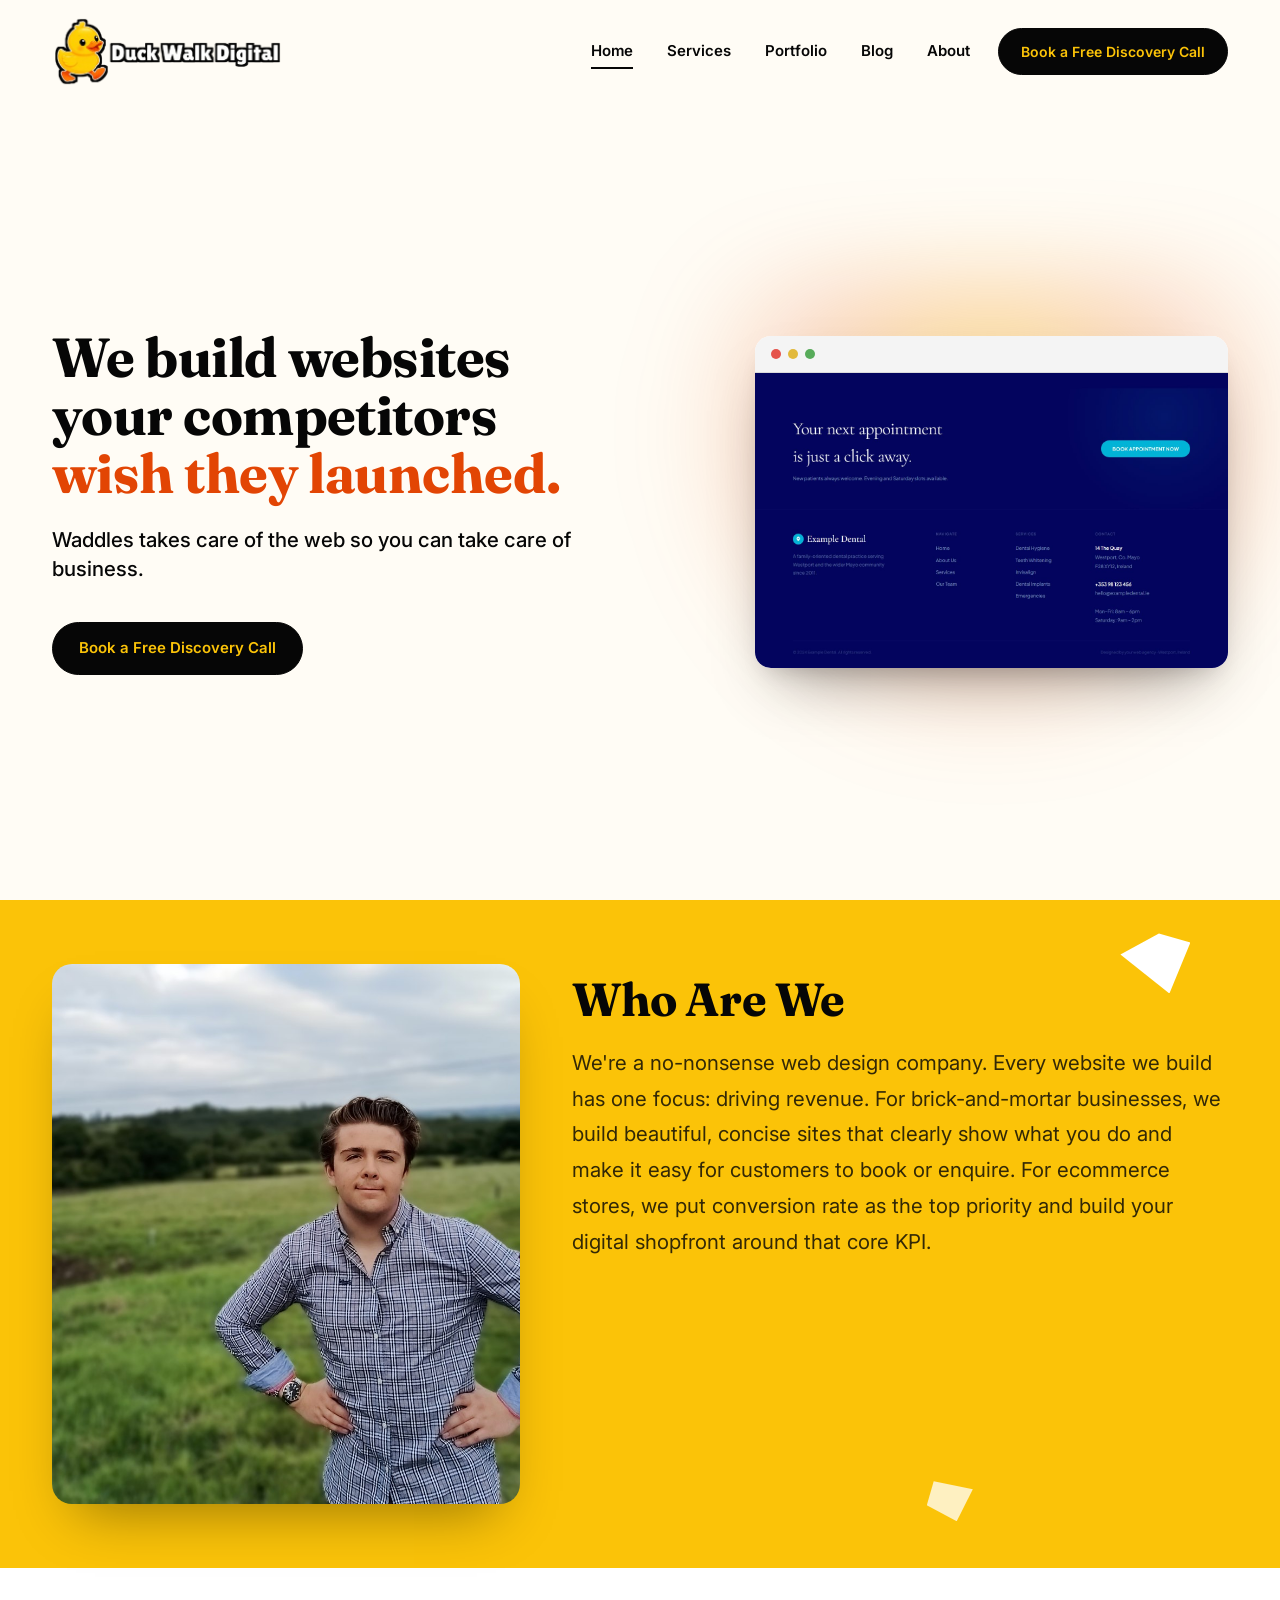
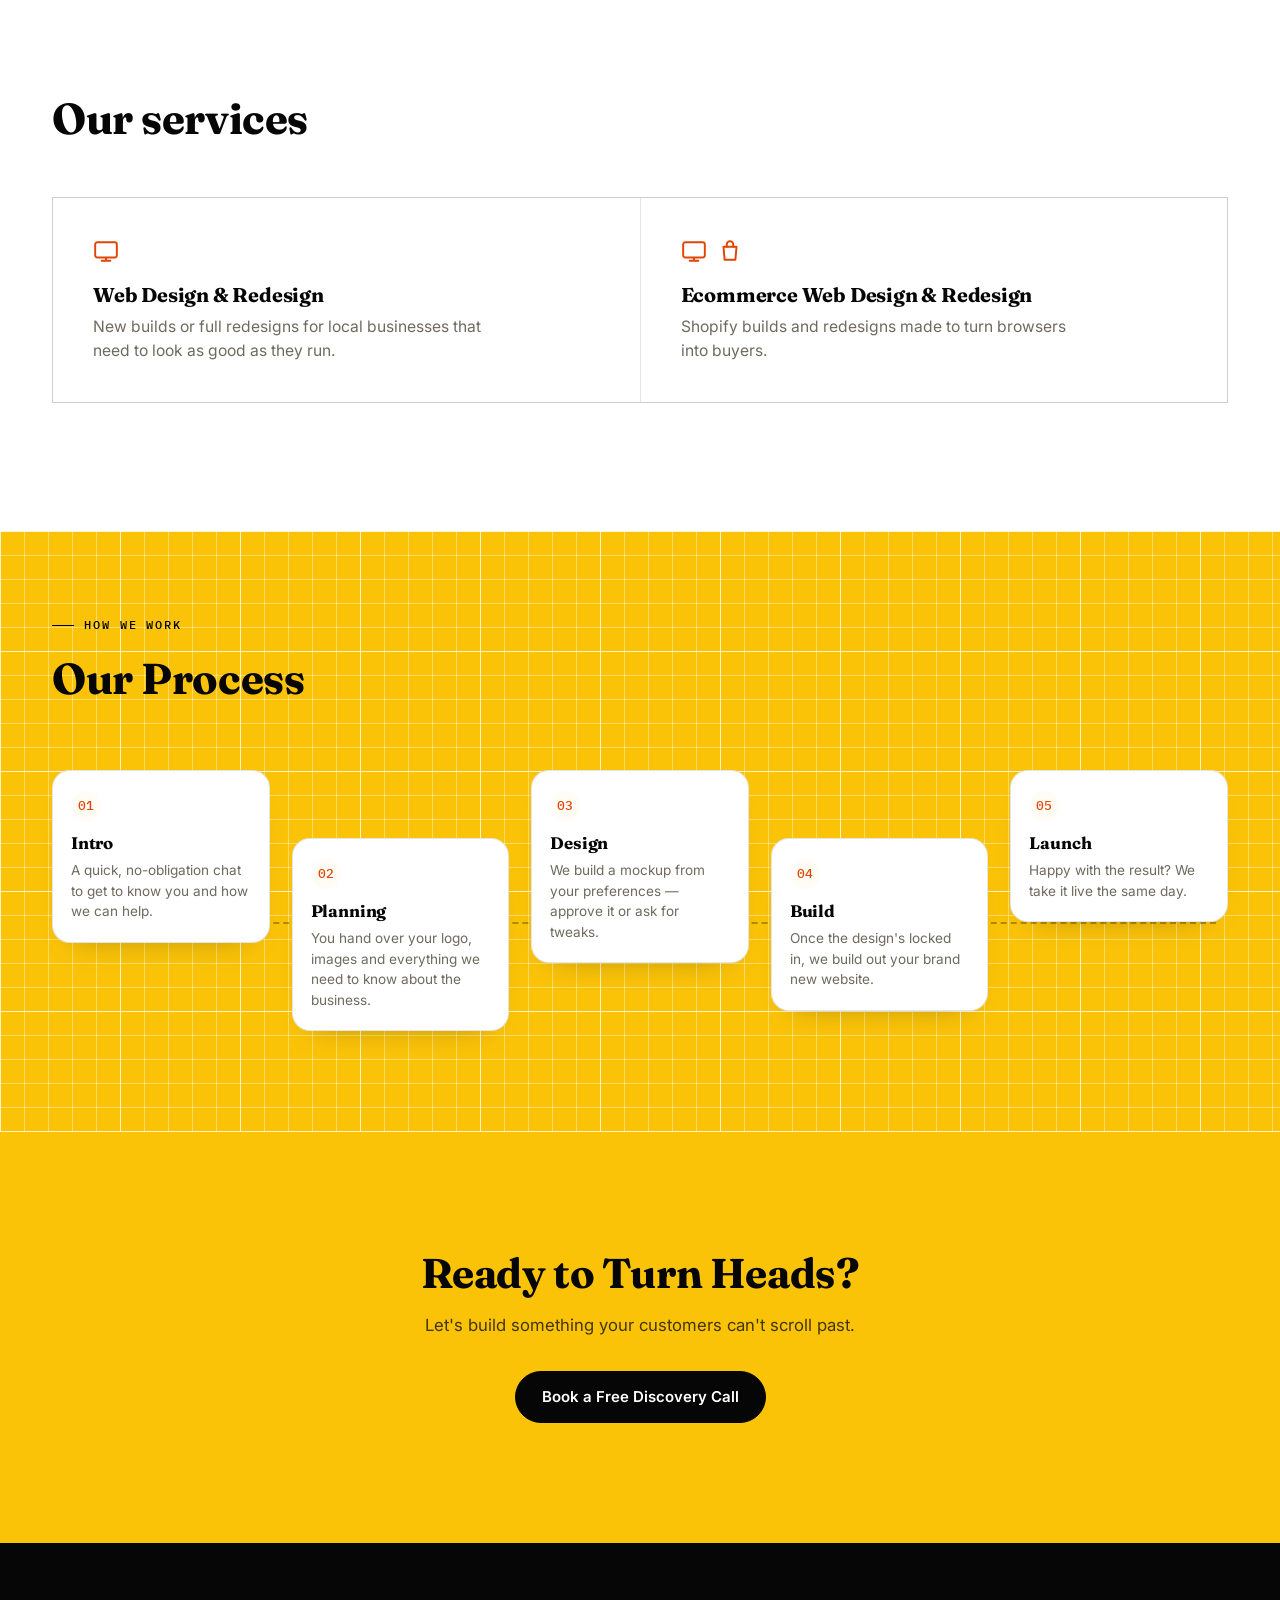
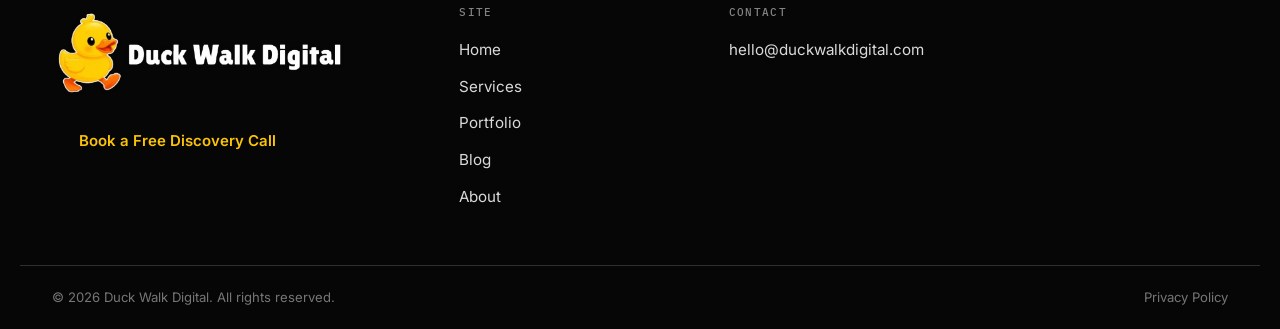
<file: index.html>
<!doctype html>
<html lang="en">
<head>
<meta charset="UTF-8" />
<meta name="viewport" content="width=device-width, initial-scale=1.0" />
<title>Duck Walk Digital | Web Design Agency That Drives Revenue</title>
<meta name="description" content="Duck Walk Digital builds high-converting websites for local businesses and ecommerce brands. Meticulous design, fast builds, and a free discovery call to start." />
<link rel="preconnect" href="https://fonts.googleapis.com" />
<link rel="preconnect" href="https://fonts.gstatic.com" crossorigin />
<link href="https://fonts.googleapis.com/css2?family=Fraunces:wght@600;700&family=Inter:wght@400;500;600;700&family=IBM+Plex+Mono:wght@500&display=swap" rel="stylesheet" />
<link rel="icon" href="images/favicon.ico" sizes="any" />
<link rel="icon" href="images/favicon-32.png" type="image/png" sizes="32x32" />
<link rel="apple-touch-icon" href="images/apple-touch-icon.png" />
<link rel="stylesheet" href="css/style.css" />
</head>
<body>

<svg class="symbol-defs" xmlns="http://www.w3.org/2000/svg" style="position:absolute;width:0;height:0;overflow:hidden;">
  <symbol id="icon-screen" viewBox="0 0 24 24">
    <rect x="2" y="4" width="20" height="14" rx="2" fill="none" stroke="currentColor" stroke-width="1.8"/>
    <line x1="8" y1="21" x2="16" y2="21" stroke="currentColor" stroke-width="1.8" stroke-linecap="round"/>
    <line x1="12" y1="18" x2="12" y2="21" stroke="currentColor" stroke-width="1.8"/>
  </symbol>
  <symbol id="icon-bag" viewBox="0 0 24 24">
    <path d="M6 8h12l-1 12H7L6 8z" fill="none" stroke="currentColor" stroke-width="1.8" stroke-linejoin="round"/>
    <path d="M9 8V6a3 3 0 0 1 6 0v2" fill="none" stroke="currentColor" stroke-width="1.8" stroke-linecap="round"/>
  </symbol>
  <symbol id="footprint" viewBox="0 0 100 90">
    <path fill="currentColor" d="M50,87 C22,80 4,52 9,24 C13,4 27,-2 35,18 C40,32 44,50 50,58 C56,50 60,32 65,18 C73,-2 87,4 91,24 C96,52 78,80 50,87 Z"/>
    <path fill="none" stroke="#fff" stroke-width="2.5" stroke-linecap="round" d="M50,82 L50,15 M50,82 L18,28 M50,82 L82,28"/>
  </symbol>
</svg>

<header class="site-header" id="siteHeader">
  <div class="header-inner">
    <a href="index.html" class="logo">
      <img class="logo-img" src="images/logo.png" alt="Duck Walk Digital" />
    </a>

    <nav class="main-nav" id="mainNav">
      <a href="index.html" class="nav-link active">Home</a>
      <a href="index.html#services" class="nav-link">Services</a>
      <a href="portfolio.html" class="nav-link">Portfolio</a>
      <a href="blog.html" class="nav-link">Blog</a>
      <a href="about.html" class="nav-link">About</a>
    </nav>

    <a href="#contact" class="btn btn-primary header-cta">Book a Free Discovery Call</a>

    <button class="nav-toggle" id="navToggle" aria-label="Toggle menu" aria-expanded="false">
      <span></span><span></span><span></span>
    </button>
  </div>
</header>

<main>

  <section class="hero" data-header="light">
    <div class="hero-tracks" aria-hidden="true">
      <svg class="hero-track-print" style="left:2%;bottom:6%;transform:rotate(-20deg);animation-delay:0s;"><use href="#footprint"></use></svg>
      <svg class="hero-track-print" style="left:5.5%;bottom:14%;transform:rotate(15deg);animation-delay:0.45s;"><use href="#footprint"></use></svg>
      <svg class="hero-track-print" style="left:3%;bottom:22%;transform:rotate(-18deg);animation-delay:0.9s;"><use href="#footprint"></use></svg>
      <svg class="hero-track-print" style="left:5%;bottom:30%;transform:rotate(12deg);animation-delay:1.35s;"><use href="#footprint"></use></svg>
      <svg class="hero-track-print" style="left:2.5%;top:38%;transform:rotate(-15deg);animation-delay:1.8s;"><use href="#footprint"></use></svg>
      <svg class="hero-track-print" style="left:5%;top:24%;transform:rotate(14deg);animation-delay:2.25s;"><use href="#footprint"></use></svg>
      <svg class="hero-track-print" style="left:2.5%;top:10%;transform:rotate(-22deg);animation-delay:2.7s;"><use href="#footprint"></use></svg>
      <svg class="hero-track-print" style="left:18%;top:3%;transform:rotate(75deg);animation-delay:3.15s;"><use href="#footprint"></use></svg>
      <svg class="hero-track-print" style="left:38%;top:2%;transform:rotate(88deg);animation-delay:3.6s;"><use href="#footprint"></use></svg>
      <svg class="hero-track-print" style="right:28%;top:3%;transform:rotate(98deg);animation-delay:4.05s;"><use href="#footprint"></use></svg>
      <svg class="hero-track-print" style="right:7%;top:9%;transform:rotate(160deg);animation-delay:4.5s;"><use href="#footprint"></use></svg>
      <svg class="hero-track-print" style="right:2.5%;top:26%;transform:rotate(172deg);animation-delay:4.95s;"><use href="#footprint"></use></svg>
      <svg class="hero-track-print" style="right:4.5%;bottom:22%;transform:rotate(-160deg);animation-delay:5.4s;"><use href="#footprint"></use></svg>
      <svg class="hero-track-print" style="right:2%;bottom:9%;transform:rotate(-172deg);animation-delay:5.85s;"><use href="#footprint"></use></svg>
    </div>
    <div class="hero-inner">
      <div class="hero-copy">
        <h1 class="hero-headline">We build websites your competitors <span class="accent">wish they launched.</span></h1>
        <p class="hero-subline">Waddles takes care of the web so you can take care of business.</p>
        <div class="hero-actions">
          <a href="#contact" class="btn btn-primary">Book a Free Discovery Call</a>
        </div>
      </div>
      <div class="showcase" aria-hidden="true">
        <div class="showcase-glow"></div>
        <div class="showcase-window">
          <div class="showcase-toolbar">
            <span class="showcase-dot showcase-dot--red"></span>
            <span class="showcase-dot showcase-dot--yellow"></span>
            <span class="showcase-dot showcase-dot--green"></span>
          </div>
          <div class="showcase-viewport">
            <div class="showcase-slide is-active">
              <img class="showcase-shot" src="images/showcase-1.jpg" alt="" loading="eager" />
            </div>
            <div class="showcase-slide">
              <img class="showcase-shot" src="images/showcase-2.jpg" alt="" loading="lazy" />
            </div>
            <div class="showcase-slide">
              <img class="showcase-shot" src="images/showcase-3.jpg" alt="" loading="lazy" />
            </div>
          </div>
        </div>
      </div>
    </div>
  </section>

  <section class="band band--story" id="story" data-header="dark">
    <span class="story-shard story-shard--1" aria-hidden="true"></span>
    <span class="story-shard story-shard--2" aria-hidden="true"></span>
    <div class="container">
      <div class="story-grid">
        <div class="story-media reveal">
          <img src="images/conor-story.jpg" alt="Conor Burns, founder of Duck Walk Digital, in the Irish countryside" />
        </div>
        <div class="story-copy reveal">
          <h2 class="band-heading">Who Are We</h2>
          <p>We're a no-nonsense web design company. Every website we build has one focus: driving revenue. For brick-and-mortar businesses, we build beautiful, concise sites that clearly show what you do and make it easy for customers to book or enquire. For ecommerce stores, we put conversion rate as the top priority and build your digital shopfront around that core KPI.</p>
        </div>
      </div>
    </div>
  </section>

  <section class="section" id="services" data-header="light">
    <div class="container">
      <div class="section-head">
        <h2 class="section-title reveal">Our services</h2>
      </div>

      <div class="service-grid service-grid--two">
        <article class="service-card reveal">
          <div class="service-icons">
            <svg class="service-icon"><use href="#icon-screen"></use></svg>
          </div>
          <h3>Web Design &amp; Redesign</h3>
          <p>New builds or full redesigns for local businesses that need to look as good as they run.</p>
        </article>
        <article class="service-card reveal">
          <div class="service-icons">
            <svg class="service-icon"><use href="#icon-screen"></use></svg>
            <svg class="service-icon"><use href="#icon-bag"></use></svg>
          </div>
          <h3>Ecommerce Web Design &amp; Redesign</h3>
          <p>Shopify builds and redesigns made to turn browsers into buyers.</p>
        </article>
      </div>
    </div>
  </section>

  <section class="section" id="process" data-header="dark">
    <div class="container">
      <div class="section-head">
        <p class="eyebrow reveal">How We Work</p>
        <h2 class="section-title reveal">Our Process</h2>
      </div>

      <div class="process-board">
        <div class="process-card reveal">
          <span class="process-num">01</span>
          <h3>Intro</h3>
          <p>A quick, no-obligation chat to get to know you and how we can help.</p>
        </div>
        <div class="process-card reveal">
          <span class="process-num">02</span>
          <h3>Planning</h3>
          <p>You hand over your logo, images and everything we need to know about the business.</p>
        </div>
        <div class="process-card reveal">
          <span class="process-num">03</span>
          <h3>Design</h3>
          <p>We build a mockup from your preferences — approve it or ask for tweaks.</p>
        </div>
        <div class="process-card reveal">
          <span class="process-num">04</span>
          <h3>Build</h3>
          <p>Once the design's locked in, we build out your brand new website.</p>
        </div>
        <div class="process-card reveal">
          <span class="process-num">05</span>
          <h3>Launch</h3>
          <p>Happy with the result? We take it live the same day.</p>
        </div>
      </div>
    </div>
  </section>

  <section class="band band--cta" data-header="dark">
    <div class="container band-content center">
      <h2 class="band-heading reveal">Ready to Turn Heads?</h2>
      <p class="band-lede reveal">Let's build something your customers can't scroll past.</p>
      <a href="#contact" class="btn btn-inverse reveal">Book a Free Discovery Call</a>
    </div>
  </section>

</main>

<footer class="site-footer" id="contact" data-header="dark">
  <div class="container footer-grid">
    <div class="footer-brand">
      <div class="footer-logo">
        <img class="logo-img logo-img--footer" src="images/logo.png" alt="Duck Walk Digital" />
      </div>
      <a href="#contact" class="btn btn-primary">Book a Free Discovery Call</a>
    </div>

    <div class="footer-col">
      <h4>Site</h4>
      <ul>
        <li><a href="index.html">Home</a></li>
        <li><a href="index.html#services">Services</a></li>
        <li><a href="portfolio.html">Portfolio</a></li>
        <li><a href="blog.html">Blog</a></li>
        <li><a href="about.html">About</a></li>
      </ul>
    </div>

    <div class="footer-col">
      <h4>Contact</h4>
      <ul>
        <li><a href="mailto:hello@duckwalkdigital.com">hello@duckwalkdigital.com</a></li>
      </ul>
    </div>
  </div>

  <div class="container footer-bottom">
    <span>© 2026 Duck Walk Digital. All rights reserved.</span>
    <a href="privacy.html">Privacy Policy</a>
  </div>
</footer>

<script src="js/main.js"></script>
</body>
</html>
</file>
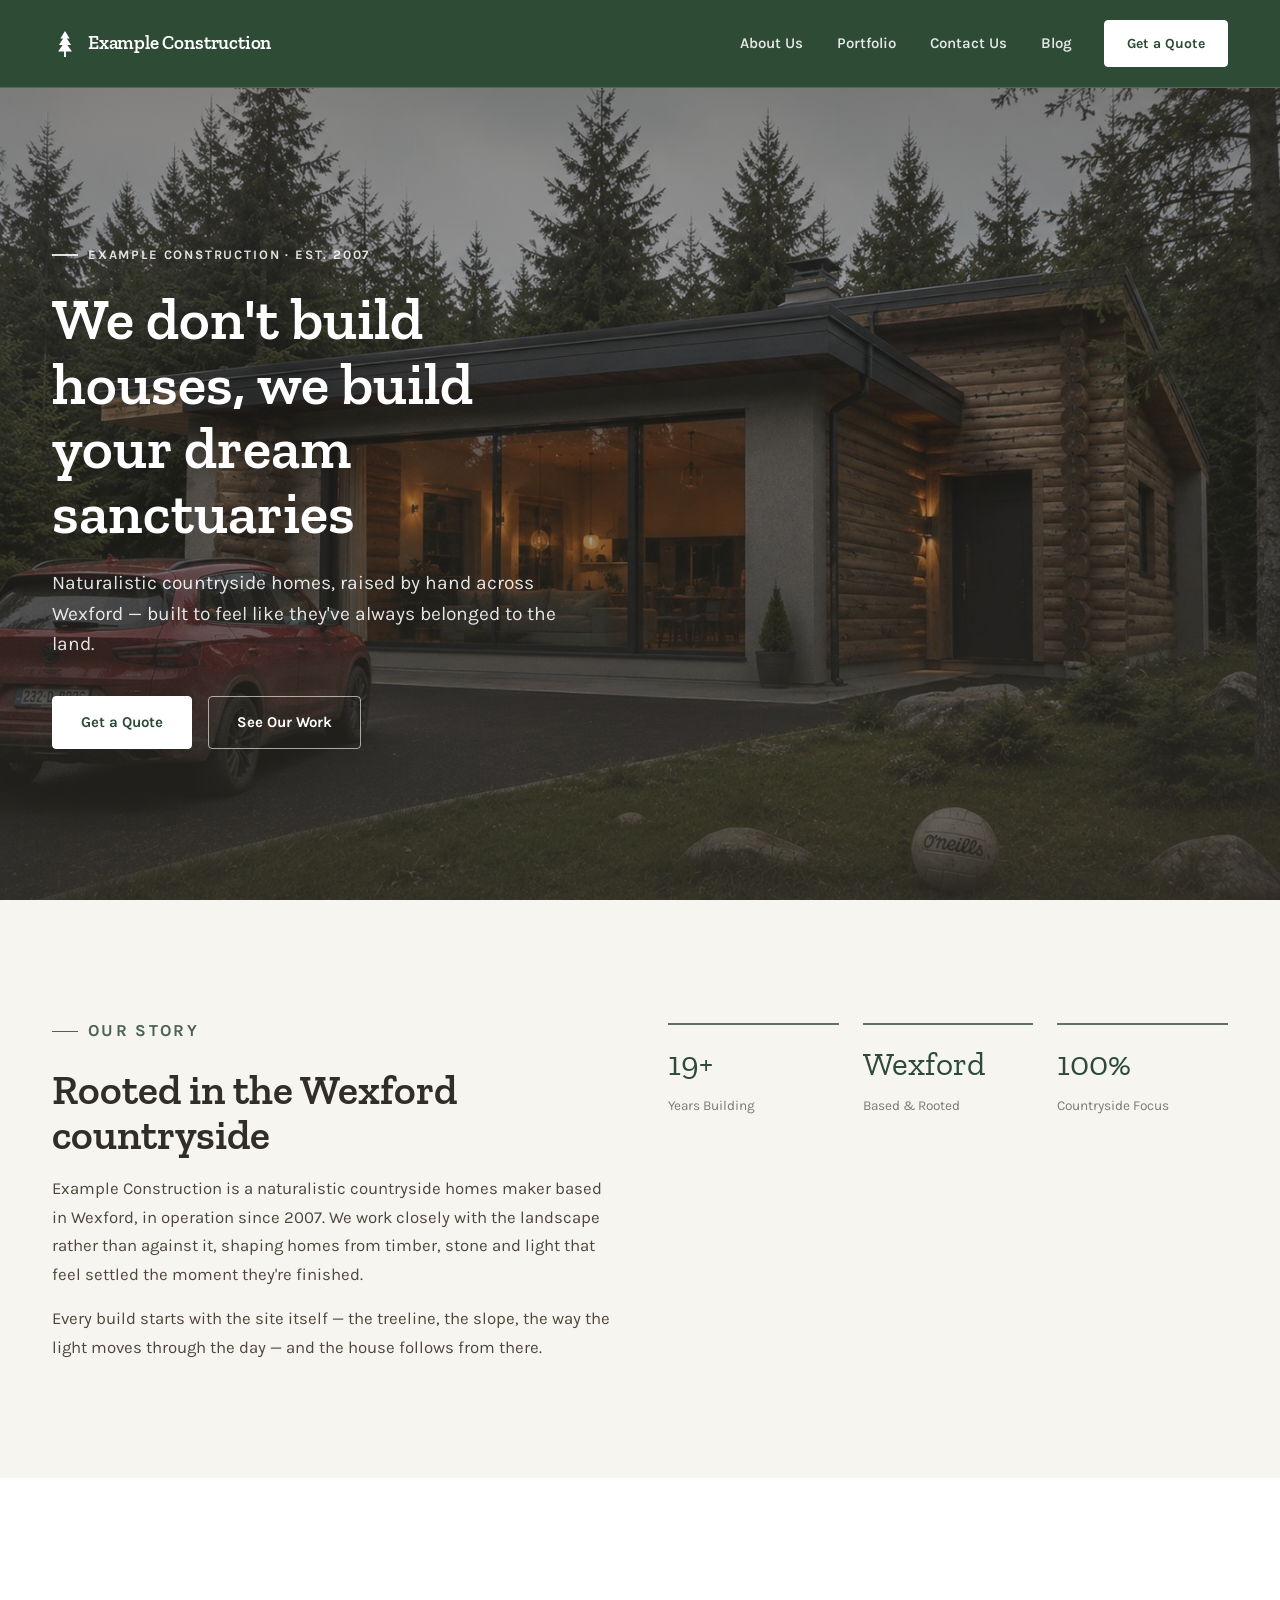
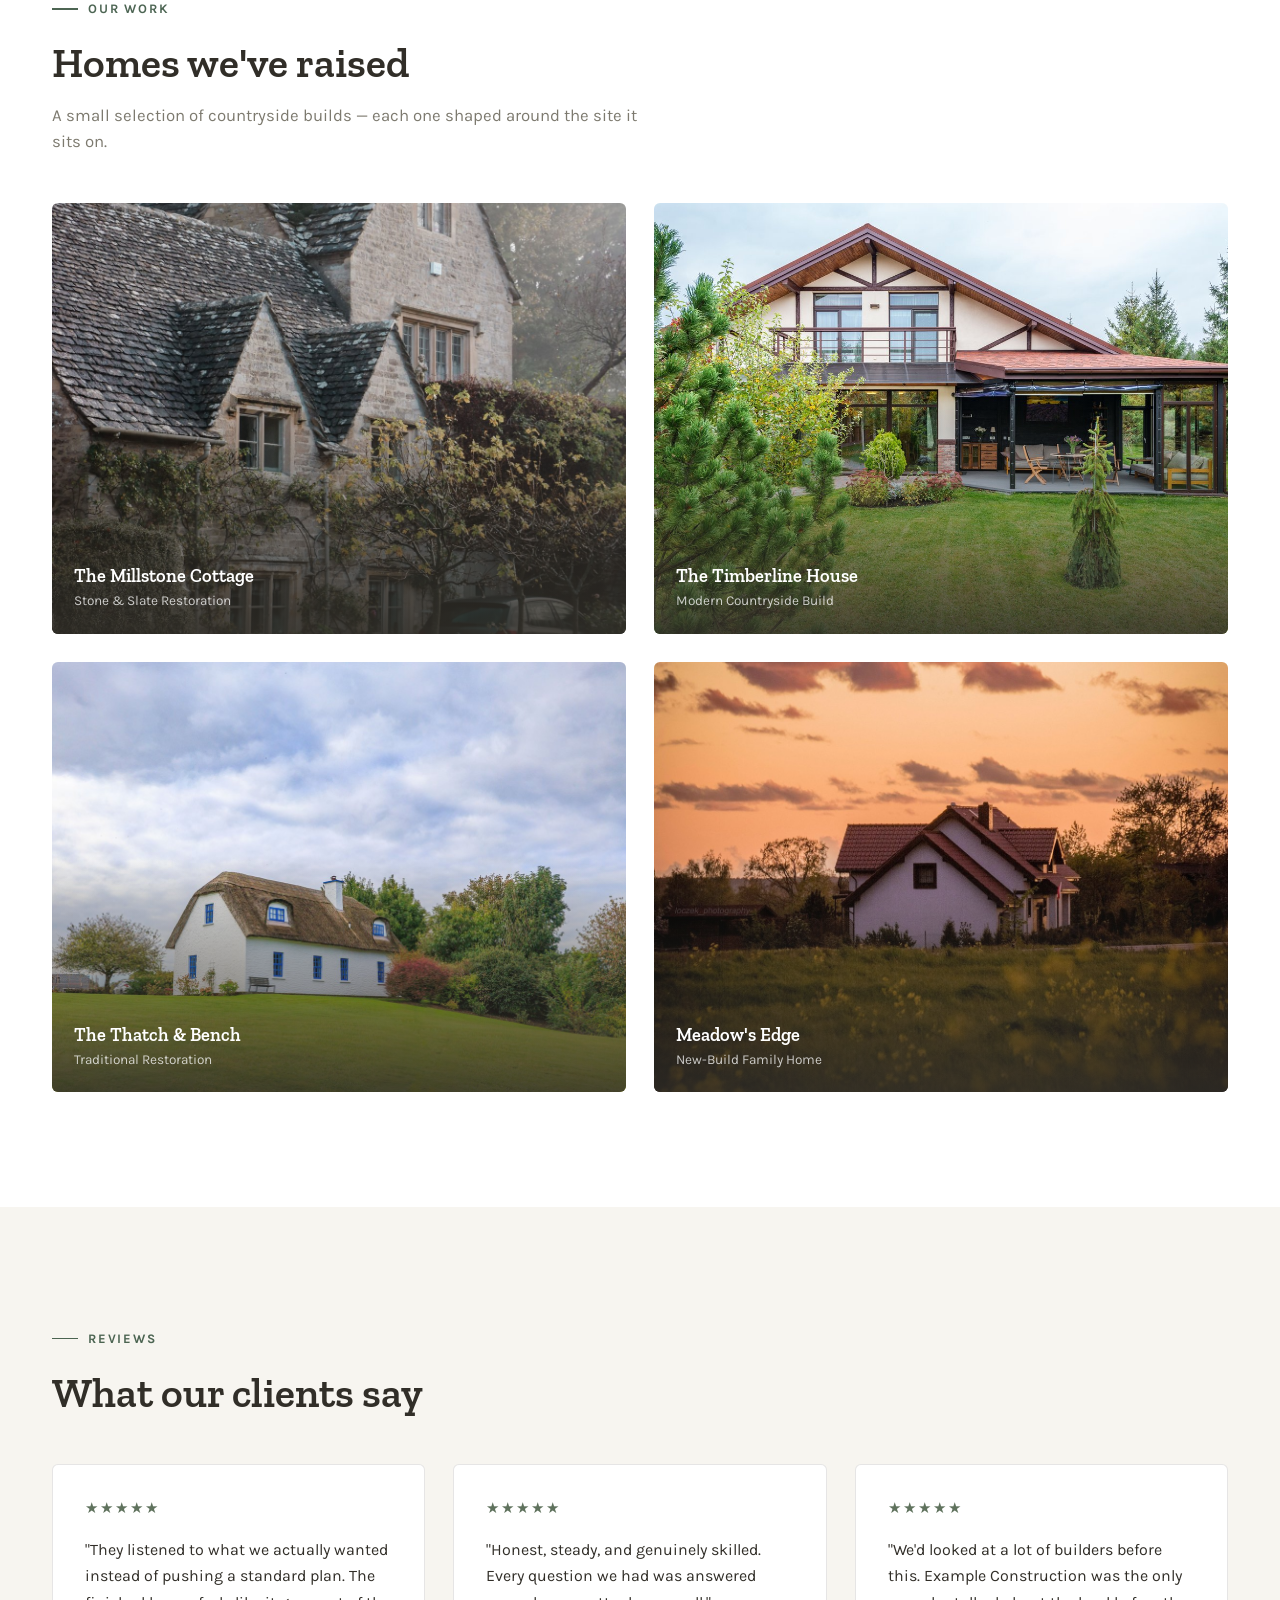
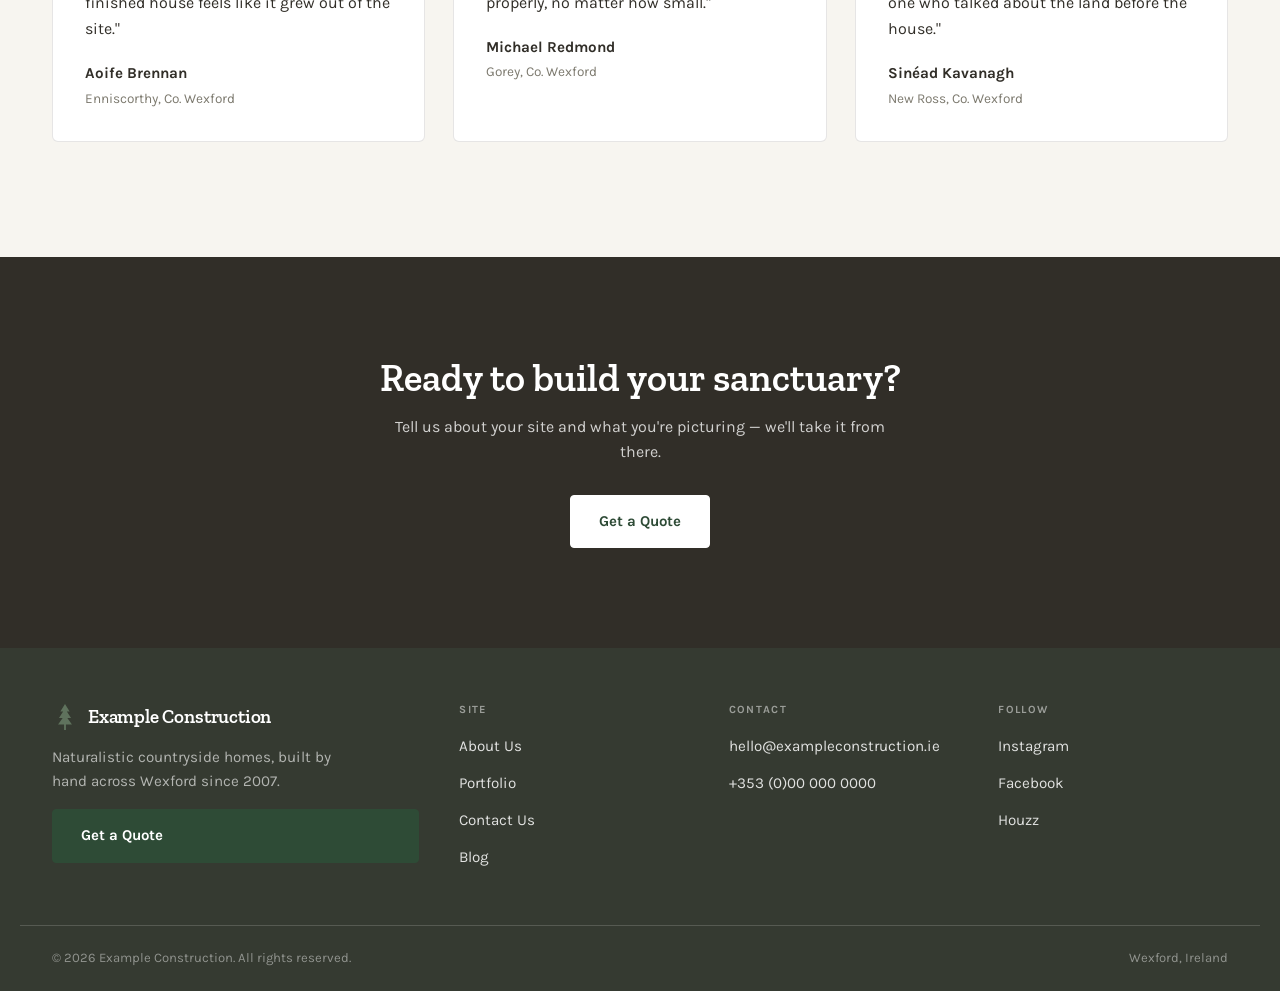
<file: example-construction/index.html>
<!doctype html>
<html lang="en">
<head>
<meta charset="UTF-8" />
<meta name="viewport" content="width=device-width, initial-scale=1.0" />
<title>Example Construction — Naturalistic Countryside Homes</title>
<meta name="description" content="Example Construction builds naturalistic countryside homes across Wexford. In operation since 2007." />
<link rel="preconnect" href="https://fonts.googleapis.com" />
<link rel="preconnect" href="https://fonts.gstatic.com" crossorigin />
<link href="https://fonts.googleapis.com/css2?family=Zilla+Slab:wght@500;600;700&family=Karla:wght@400;500;600;700&display=swap" rel="stylesheet" />
<link rel="stylesheet" href="css/style.css" />
</head>
<body>

<svg class="symbol-defs" xmlns="http://www.w3.org/2000/svg" style="position:absolute;width:0;height:0;overflow:hidden;">
  <symbol id="pine" viewBox="0 0 24 28">
    <path d="M12 0L17 8H14L18.5 15H14.5L19.5 22H13V28H11V22H4.5L9.5 15H5.5L10 8H7L12 0Z"/>
  </symbol>
</svg>

<header class="site-header" id="siteHeader">
  <div class="header-inner">
    <a href="#top" class="logo">
      <svg class="logo-mark"><use href="#pine"></use></svg>
      <span class="logo-text">Example Construction</span>
    </a>

    <nav class="main-nav" id="mainNav">
      <a href="#story" class="nav-link">About Us</a>
      <a href="#work" class="nav-link">Portfolio</a>
      <a href="#contact" class="nav-link">Contact Us</a>
      <a href="#" class="nav-link">Blog</a>
    </nav>

    <a href="#contact" class="btn btn-primary header-cta">Get a Quote</a>

    <button class="nav-toggle" id="navToggle" aria-label="Toggle menu" aria-expanded="false">
      <span></span><span></span><span></span>
    </button>
  </div>
</header>

<main id="top">

  <section class="hero">
    <div class="hero-media">
      <img src="images/hero-cabin.jpg" alt="A modern log cabin nestled in the forest with a car parked in the driveway" />
    </div>
    <div class="hero-inner">
      <div class="hero-copy">
        <p class="eyebrow">Example Construction · Est. 2007</p>
        <h1 class="hero-headline">We don't build houses, we build your dream sanctuaries</h1>
        <p class="hero-subline">Naturalistic countryside homes, raised by hand across Wexford — built to feel like they've always belonged to the land.</p>
        <div class="hero-actions">
          <a href="#contact" class="btn btn-primary">Get a Quote</a>
          <a href="#work" class="btn btn-outline">See Our Work</a>
        </div>
      </div>
    </div>
  </section>

  <section class="section section--cream" id="story">
    <div class="container">
      <div class="story-grid">
        <div class="story-copy reveal">
          <p class="eyebrow" style="color:var(--forest);">Our Story</p>
          <h2 class="section-title" style="color:var(--near-black);">Rooted in the Wexford countryside</h2>
          <p>Example Construction is a naturalistic countryside homes maker based in Wexford, in operation since 2007. We work closely with the landscape rather than against it, shaping homes from timber, stone and light that feel settled the moment they're finished.</p>
          <p>Every build starts with the site itself — the treeline, the slope, the way the light moves through the day — and the house follows from there.</p>
        </div>
        <div class="reveal">
          <div class="stat-row">
            <div class="stat">
              <span class="stat-num">19+</span>
              <span class="stat-label">Years Building</span>
            </div>
            <div class="stat">
              <span class="stat-num">Wexford</span>
              <span class="stat-label">Based &amp; Rooted</span>
            </div>
            <div class="stat">
              <span class="stat-num">100%</span>
              <span class="stat-label">Countryside Focus</span>
            </div>
          </div>
        </div>
      </div>
    </div>
  </section>

  <section class="section" id="work">
    <div class="container">
      <div class="section-head reveal">
        <p class="eyebrow" style="color:var(--forest);">Our Work</p>
        <h2 class="section-title" style="color:var(--near-black);">Homes we've raised</h2>
        <p class="section-lede">A small selection of countryside builds — each one shaped around the site it sits on.</p>
      </div>

      <div class="work-grid">
        <article class="work-card reveal">
          <img src="images/work-cottage.jpg" alt="A stone countryside cottage with a slate roof" loading="lazy" />
          <div class="work-caption">
            <h3>The Millstone Cottage</h3>
            <span>Stone &amp; Slate Restoration</span>
          </div>
        </article>
        <article class="work-card reveal">
          <img src="images/work-villa.jpg" alt="A modern countryside villa with a large timber-framed terrace" loading="lazy" />
          <div class="work-caption">
            <h3>The Timberline House</h3>
            <span>Modern Countryside Build</span>
          </div>
        </article>
        <article class="work-card reveal">
          <img src="images/work-thatched.jpg" alt="A traditional white thatched cottage with blue-painted windows" loading="lazy" />
          <div class="work-caption">
            <h3>The Thatch &amp; Bench</h3>
            <span>Traditional Restoration</span>
          </div>
        </article>
        <article class="work-card reveal">
          <img src="images/work-sunset.jpg" alt="A countryside home in a meadow at sunset" loading="lazy" />
          <div class="work-caption">
            <h3>Meadow's Edge</h3>
            <span>New-Build Family Home</span>
          </div>
        </article>
      </div>
    </div>
  </section>

  <section class="section section--cream">
    <div class="container">
      <div class="section-head reveal">
        <p class="eyebrow" style="color:var(--forest);">Reviews</p>
        <h2 class="section-title" style="color:var(--near-black);">What our clients say</h2>
      </div>

      <div class="review-grid">
        <div class="review-card reveal">
          <div class="review-stars">★★★★★</div>
          <p class="review-quote">"They listened to what we actually wanted instead of pushing a standard plan. The finished house feels like it grew out of the site."</p>
          <span class="review-name">Aoife Brennan</span>
          <span class="review-loc">Enniscorthy, Co. Wexford</span>
        </div>
        <div class="review-card reveal">
          <div class="review-stars">★★★★★</div>
          <p class="review-quote">"Honest, steady, and genuinely skilled. Every question we had was answered properly, no matter how small."</p>
          <span class="review-name">Michael Redmond</span>
          <span class="review-loc">Gorey, Co. Wexford</span>
        </div>
        <div class="review-card reveal">
          <div class="review-stars">★★★★★</div>
          <p class="review-quote">"We'd looked at a lot of builders before this. Example Construction was the only one who talked about the land before the house."</p>
          <span class="review-name">Sinéad Kavanagh</span>
          <span class="review-loc">New Ross, Co. Wexford</span>
        </div>
      </div>
    </div>
  </section>

  <section class="cta-band reveal">
    <div class="container">
      <h2>Ready to build your sanctuary?</h2>
      <p>Tell us about your site and what you're picturing — we'll take it from there.</p>
      <a href="#contact" class="btn btn-primary">Get a Quote</a>
    </div>
  </section>

</main>

<footer class="site-footer" id="contact">
  <div class="container footer-grid">
    <div class="footer-brand">
      <div class="footer-logo">
        <svg class="logo-mark"><use href="#pine"></use></svg>
        <span class="logo-text">Example Construction</span>
      </div>
      <p class="footer-blurb">Naturalistic countryside homes, built by hand across Wexford since 2007.</p>
      <a href="#top" class="btn btn-dark">Get a Quote</a>
    </div>

    <div class="footer-col">
      <h4>Site</h4>
      <ul>
        <li><a href="#story">About Us</a></li>
        <li><a href="#work">Portfolio</a></li>
        <li><a href="#contact">Contact Us</a></li>
        <li><a href="#">Blog</a></li>
      </ul>
    </div>

    <div class="footer-col">
      <h4>Contact</h4>
      <ul>
        <li><a href="mailto:hello@exampleconstruction.ie">hello@exampleconstruction.ie</a></li>
        <li><a href="tel:+35300000000">+353 (0)00 000 0000</a></li>
      </ul>
    </div>

    <div class="footer-col">
      <h4>Follow</h4>
      <ul>
        <li><a href="#">Instagram</a></li>
        <li><a href="#">Facebook</a></li>
        <li><a href="#">Houzz</a></li>
      </ul>
    </div>
  </div>

  <div class="container footer-bottom">
    <span>© 2026 Example Construction. All rights reserved.</span>
    <span>Wexford, Ireland</span>
  </div>
</footer>

<script src="js/main.js"></script>
</body>
</html>
</file>
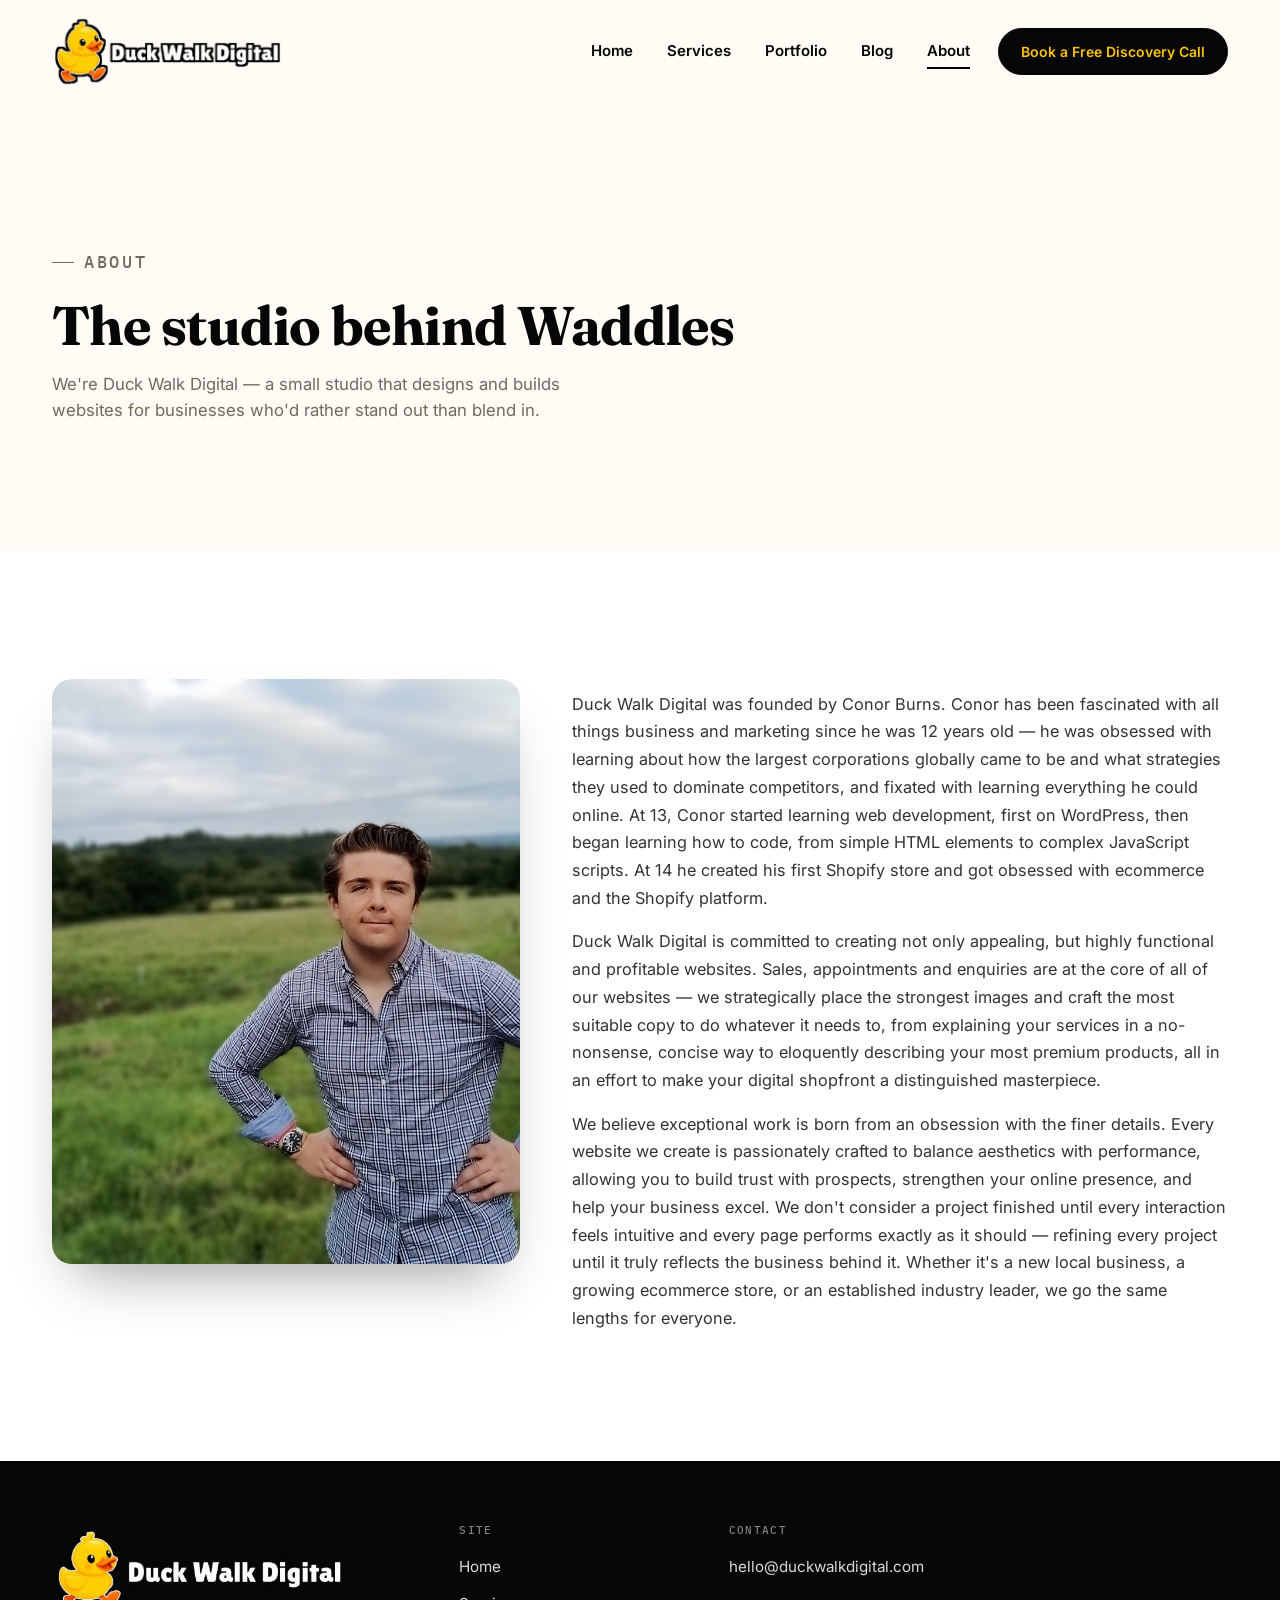
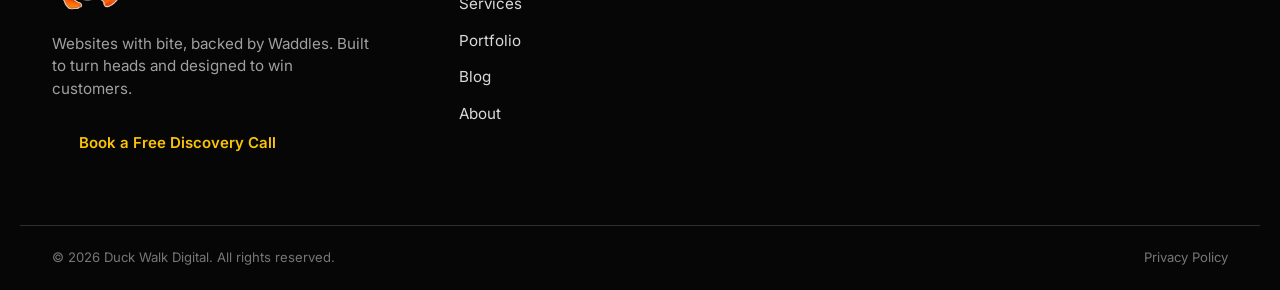
<file: about.html>
<!doctype html>
<html lang="en">
<head>
<meta charset="UTF-8" />
<meta name="viewport" content="width=device-width, initial-scale=1.0" />
<title>About Duck Walk Digital | Meet Founder Conor Burns</title>
<meta name="description" content="Duck Walk Digital was founded by Conor Burns to build websites that drive sales, bookings and enquiries. Learn the story behind the agency and how we work." />
<link rel="preconnect" href="https://fonts.googleapis.com" />
<link rel="preconnect" href="https://fonts.gstatic.com" crossorigin />
<link href="https://fonts.googleapis.com/css2?family=Fraunces:wght@600;700&family=Inter:wght@400;500;600;700&family=IBM+Plex+Mono:wght@500&display=swap" rel="stylesheet" />
<link rel="icon" href="images/favicon.ico" sizes="any" />
<link rel="icon" href="images/favicon-32.png" type="image/png" sizes="32x32" />
<link rel="apple-touch-icon" href="images/apple-touch-icon.png" />
<link rel="stylesheet" href="css/style.css" />
</head>
<body>

<header class="site-header" id="siteHeader">
  <div class="header-inner">
    <a href="index.html" class="logo">
      <img class="logo-img" src="images/logo.png" alt="Duck Walk Digital" />
    </a>

    <nav class="main-nav" id="mainNav">
      <a href="index.html" class="nav-link">Home</a>
      <a href="index.html#services" class="nav-link">Services</a>
      <a href="portfolio.html" class="nav-link">Portfolio</a>
      <a href="blog.html" class="nav-link">Blog</a>
      <a href="about.html" class="nav-link active">About</a>
    </nav>

    <a href="index.html#contact" class="btn btn-primary header-cta">Book a Free Discovery Call</a>

    <button class="nav-toggle" id="navToggle" aria-label="Toggle menu" aria-expanded="false">
      <span></span><span></span><span></span>
    </button>
  </div>
</header>

<main>
  <section class="page-title-band" data-header="light">
    <div class="container">
      <p class="eyebrow reveal">About</p>
      <h1 class="reveal">The studio behind Waddles</h1>
      <p class="reveal">We're Duck Walk Digital — a small studio that designs and builds websites for businesses who'd rather stand out than blend in.</p>
    </div>
  </section>

  <section class="section" data-header="light">
    <div class="container">
      <div class="story-grid about-grid">
        <div class="story-media reveal">
          <img src="images/conor-story.jpg" alt="Conor Burns, founder of Duck Walk Digital, in the Irish countryside" />
        </div>
        <div class="story-copy reveal">
          <p>Duck Walk Digital was founded by Conor Burns. Conor has been fascinated with all things business and marketing since he was 12 years old — he was obsessed with learning about how the largest corporations globally came to be and what strategies they used to dominate competitors, and fixated with learning everything he could online. At 13, Conor started learning web development, first on WordPress, then began learning how to code, from simple HTML elements to complex JavaScript scripts. At 14 he created his first Shopify store and got obsessed with ecommerce and the Shopify platform.</p>
          <p>Duck Walk Digital is committed to creating not only appealing, but highly functional and profitable websites. Sales, appointments and enquiries are at the core of all of our websites — we strategically place the strongest images and craft the most suitable copy to do whatever it needs to, from explaining your services in a no-nonsense, concise way to eloquently describing your most premium products, all in an effort to make your digital shopfront a distinguished masterpiece.</p>
          <p>We believe exceptional work is born from an obsession with the finer details. Every website we create is passionately crafted to balance aesthetics with performance, allowing you to build trust with prospects, strengthen your online presence, and help your business excel. We don't consider a project finished until every interaction feels intuitive and every page performs exactly as it should — refining every project until it truly reflects the business behind it. Whether it's a new local business, a growing ecommerce store, or an established industry leader, we go the same lengths for everyone.</p>
        </div>
      </div>
    </div>
  </section>
</main>

<footer class="site-footer" id="contact" data-header="dark">
  <div class="container footer-grid">
    <div class="footer-brand">
      <div class="footer-logo">
        <img class="logo-img logo-img--footer" src="images/logo.png" alt="Duck Walk Digital" />
      </div>
      <p class="footer-blurb">Websites with bite, backed by Waddles. Built to turn heads and designed to win customers.</p>
      <a href="index.html#contact" class="btn btn-primary">Book a Free Discovery Call</a>
    </div>

    <div class="footer-col">
      <h4>Site</h4>
      <ul>
        <li><a href="index.html">Home</a></li>
        <li><a href="index.html#services">Services</a></li>
        <li><a href="portfolio.html">Portfolio</a></li>
        <li><a href="blog.html">Blog</a></li>
        <li><a href="about.html">About</a></li>
      </ul>
    </div>

    <div class="footer-col">
      <h4>Contact</h4>
      <ul>
        <li><a href="mailto:hello@duckwalkdigital.com">hello@duckwalkdigital.com</a></li>
      </ul>
    </div>
  </div>

  <div class="container footer-bottom">
    <span>© 2026 Duck Walk Digital. All rights reserved.</span>
    <a href="privacy.html">Privacy Policy</a>
  </div>
</footer>

<script src="js/main.js"></script>
</body>
</html>
</file>
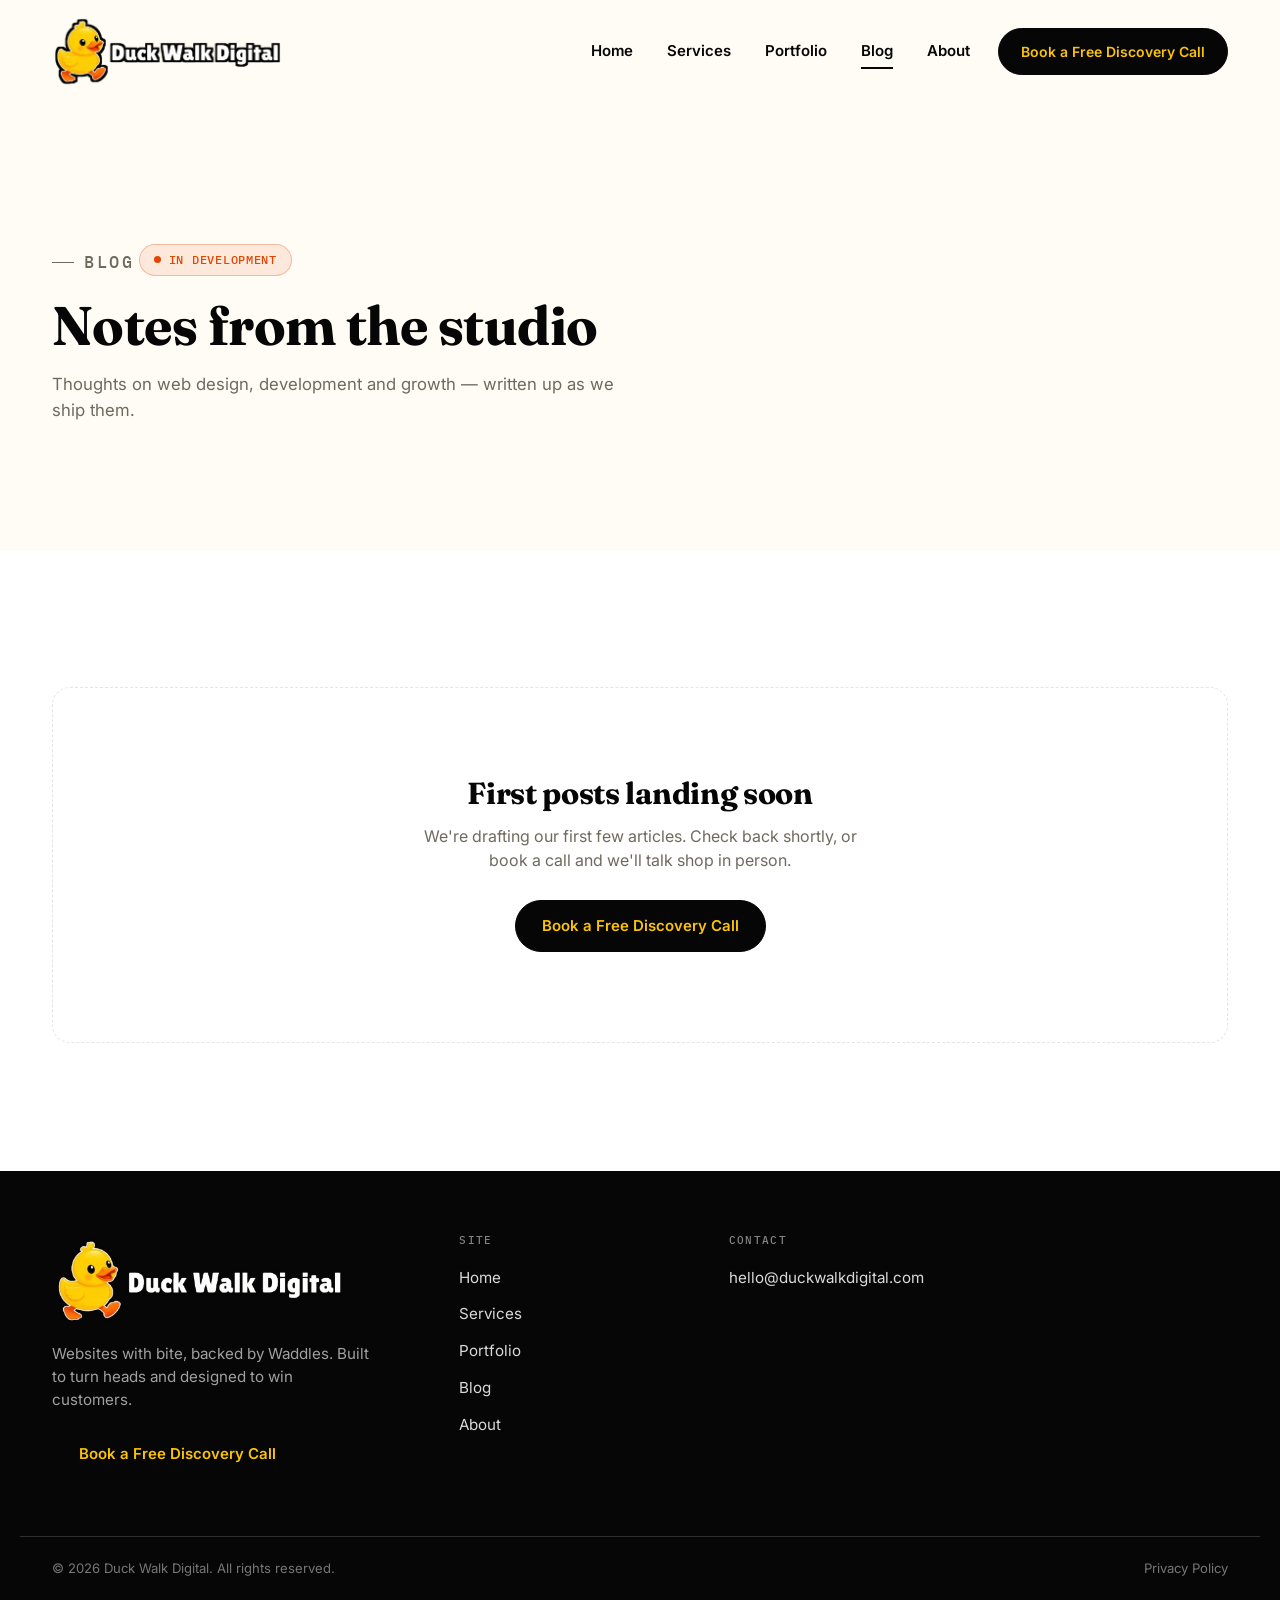
<file: blog.html>
<!doctype html>
<html lang="en">
<head>
<meta charset="UTF-8" />
<meta name="viewport" content="width=device-width, initial-scale=1.0" />
<title>Web Design & Ecommerce Blog | Duck Walk Digital</title>
<meta name="description" content="Insights on web design, ecommerce and growth from Duck Walk Digital. Our blog is in development, check back soon for practical tips on revenue-focused websites." />
<link rel="preconnect" href="https://fonts.googleapis.com" />
<link rel="preconnect" href="https://fonts.gstatic.com" crossorigin />
<link href="https://fonts.googleapis.com/css2?family=Fraunces:wght@600;700&family=Inter:wght@400;500;600;700&family=IBM+Plex+Mono:wght@500&display=swap" rel="stylesheet" />
<link rel="icon" href="images/favicon.ico" sizes="any" />
<link rel="icon" href="images/favicon-32.png" type="image/png" sizes="32x32" />
<link rel="apple-touch-icon" href="images/apple-touch-icon.png" />
<link rel="stylesheet" href="css/style.css" />
</head>
<body>

<header class="site-header" id="siteHeader">
  <div class="header-inner">
    <a href="index.html" class="logo">
      <img class="logo-img" src="images/logo.png" alt="Duck Walk Digital" />
    </a>

    <nav class="main-nav" id="mainNav">
      <a href="index.html" class="nav-link">Home</a>
      <a href="index.html#services" class="nav-link">Services</a>
      <a href="portfolio.html" class="nav-link">Portfolio</a>
      <a href="blog.html" class="nav-link active">Blog</a>
      <a href="about.html" class="nav-link">About</a>
    </nav>

    <a href="index.html#contact" class="btn btn-primary header-cta">Book a Free Discovery Call</a>

    <button class="nav-toggle" id="navToggle" aria-label="Toggle menu" aria-expanded="false">
      <span></span><span></span><span></span>
    </button>
  </div>
</header>

<main>
  <section class="page-title-band" data-header="light">
    <div class="container">
      <p class="eyebrow reveal">Blog</p>
      <span class="badge reveal"><span class="badge-dot"></span>In Development</span>
      <h1 class="reveal">Notes from the studio</h1>
      <p class="reveal">Thoughts on web design, development and growth — written up as we ship them.</p>
    </div>
  </section>

  <section class="section" data-header="light">
    <div class="container">
      <div class="coming-soon reveal">
        <h2>First posts landing soon</h2>
        <p>We're drafting our first few articles. Check back shortly, or book a call and we'll talk shop in person.</p>
        <a href="index.html#contact" class="btn btn-primary">Book a Free Discovery Call</a>
      </div>
    </div>
  </section>
</main>

<footer class="site-footer" id="contact" data-header="dark">
  <div class="container footer-grid">
    <div class="footer-brand">
      <div class="footer-logo">
        <img class="logo-img logo-img--footer" src="images/logo.png" alt="Duck Walk Digital" />
      </div>
      <p class="footer-blurb">Websites with bite, backed by Waddles. Built to turn heads and designed to win customers.</p>
      <a href="index.html#contact" class="btn btn-primary">Book a Free Discovery Call</a>
    </div>

    <div class="footer-col">
      <h4>Site</h4>
      <ul>
        <li><a href="index.html">Home</a></li>
        <li><a href="index.html#services">Services</a></li>
        <li><a href="portfolio.html">Portfolio</a></li>
        <li><a href="blog.html">Blog</a></li>
        <li><a href="about.html">About</a></li>
      </ul>
    </div>

    <div class="footer-col">
      <h4>Contact</h4>
      <ul>
        <li><a href="mailto:hello@duckwalkdigital.com">hello@duckwalkdigital.com</a></li>
      </ul>
    </div>
  </div>

  <div class="container footer-bottom">
    <span>© 2026 Duck Walk Digital. All rights reserved.</span>
    <a href="privacy.html">Privacy Policy</a>
  </div>
</footer>

<script src="js/main.js"></script>
</body>
</html>
</file>
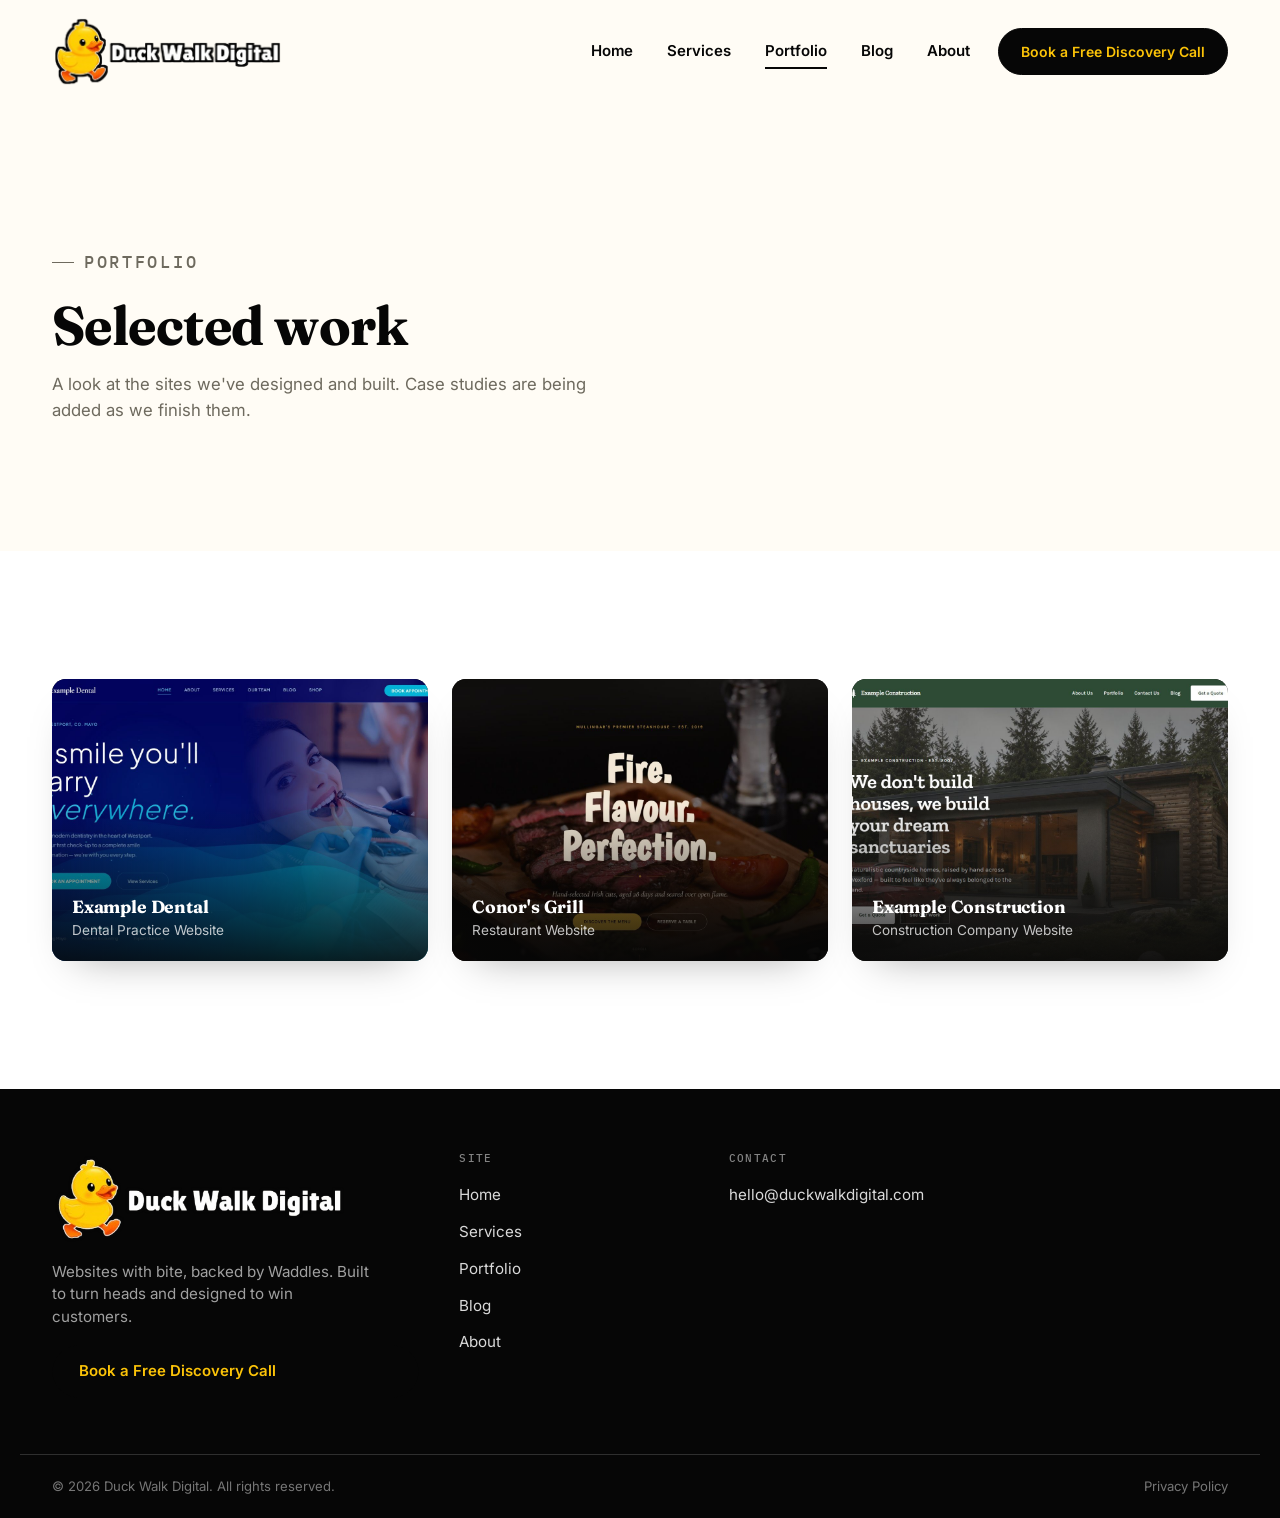
<file: portfolio.html>
<!doctype html>
<html lang="en">
<head>
<meta charset="UTF-8" />
<meta name="viewport" content="width=device-width, initial-scale=1.0" />
<title>Portfolio | Web Design Case Studies by Duck Walk Digital</title>
<meta name="description" content="See websites Duck Walk Digital has designed for dental practices, restaurants and construction companies, each built to turn visitors into paying customers." />
<link rel="preconnect" href="https://fonts.googleapis.com" />
<link rel="preconnect" href="https://fonts.gstatic.com" crossorigin />
<link href="https://fonts.googleapis.com/css2?family=Fraunces:wght@600;700&family=Inter:wght@400;500;600;700&family=IBM+Plex+Mono:wght@500&display=swap" rel="stylesheet" />
<link rel="icon" href="images/favicon.ico" sizes="any" />
<link rel="icon" href="images/favicon-32.png" type="image/png" sizes="32x32" />
<link rel="apple-touch-icon" href="images/apple-touch-icon.png" />
<link rel="stylesheet" href="css/style.css" />
</head>
<body>

<header class="site-header" id="siteHeader">
  <div class="header-inner">
    <a href="index.html" class="logo">
      <img class="logo-img" src="images/logo.png" alt="Duck Walk Digital" />
    </a>

    <nav class="main-nav" id="mainNav">
      <a href="index.html" class="nav-link">Home</a>
      <a href="index.html#services" class="nav-link">Services</a>
      <a href="portfolio.html" class="nav-link active">Portfolio</a>
      <a href="blog.html" class="nav-link">Blog</a>
      <a href="about.html" class="nav-link">About</a>
    </nav>

    <a href="index.html#contact" class="btn btn-primary header-cta">Book a Free Discovery Call</a>

    <button class="nav-toggle" id="navToggle" aria-label="Toggle menu" aria-expanded="false">
      <span></span><span></span><span></span>
    </button>
  </div>
</header>

<main>
  <section class="page-title-band" data-header="light">
    <div class="container">
      <p class="eyebrow reveal">Portfolio</p>
      <h1 class="reveal">Selected work</h1>
      <p class="reveal">A look at the sites we've designed and built. Case studies are being added as we finish them.</p>
    </div>
  </section>

  <section class="section" data-header="light">
    <div class="container">
      <div class="work-grid">
        <a class="work-card reveal" href="work/example-dental/index.html" target="_blank" rel="noopener">
          <img src="images/work-tidal.jpg" alt="Example Dental website" loading="lazy" />
          <div class="work-caption">
            <h3>Example Dental</h3>
            <span>Dental Practice Website</span>
          </div>
        </a>
        <a class="work-card reveal" href="work/conors-grill/index.html" target="_blank" rel="noopener">
          <img src="images/work-connors.jpg" alt="Conor's Grill website" loading="lazy" />
          <div class="work-caption">
            <h3>Conor's Grill</h3>
            <span>Restaurant Website</span>
          </div>
        </a>
        <a class="work-card reveal" href="work/example-construction/index.html" target="_blank" rel="noopener">
          <img src="images/work-construction.jpg" alt="Example Construction website" loading="lazy" />
          <div class="work-caption">
            <h3>Example Construction</h3>
            <span>Construction Company Website</span>
          </div>
        </a>
      </div>
    </div>
  </section>
</main>

<footer class="site-footer" id="contact" data-header="dark">
  <div class="container footer-grid">
    <div class="footer-brand">
      <div class="footer-logo">
        <img class="logo-img logo-img--footer" src="images/logo.png" alt="Duck Walk Digital" />
      </div>
      <p class="footer-blurb">Websites with bite, backed by Waddles. Built to turn heads and designed to win customers.</p>
      <a href="index.html#contact" class="btn btn-primary">Book a Free Discovery Call</a>
    </div>

    <div class="footer-col">
      <h4>Site</h4>
      <ul>
        <li><a href="index.html">Home</a></li>
        <li><a href="index.html#services">Services</a></li>
        <li><a href="portfolio.html">Portfolio</a></li>
        <li><a href="blog.html">Blog</a></li>
        <li><a href="about.html">About</a></li>
      </ul>
    </div>

    <div class="footer-col">
      <h4>Contact</h4>
      <ul>
        <li><a href="mailto:hello@duckwalkdigital.com">hello@duckwalkdigital.com</a></li>
      </ul>
    </div>
  </div>

  <div class="container footer-bottom">
    <span>© 2026 Duck Walk Digital. All rights reserved.</span>
    <a href="privacy.html">Privacy Policy</a>
  </div>
</footer>

<script src="js/main.js"></script>
</body>
</html>
</file>
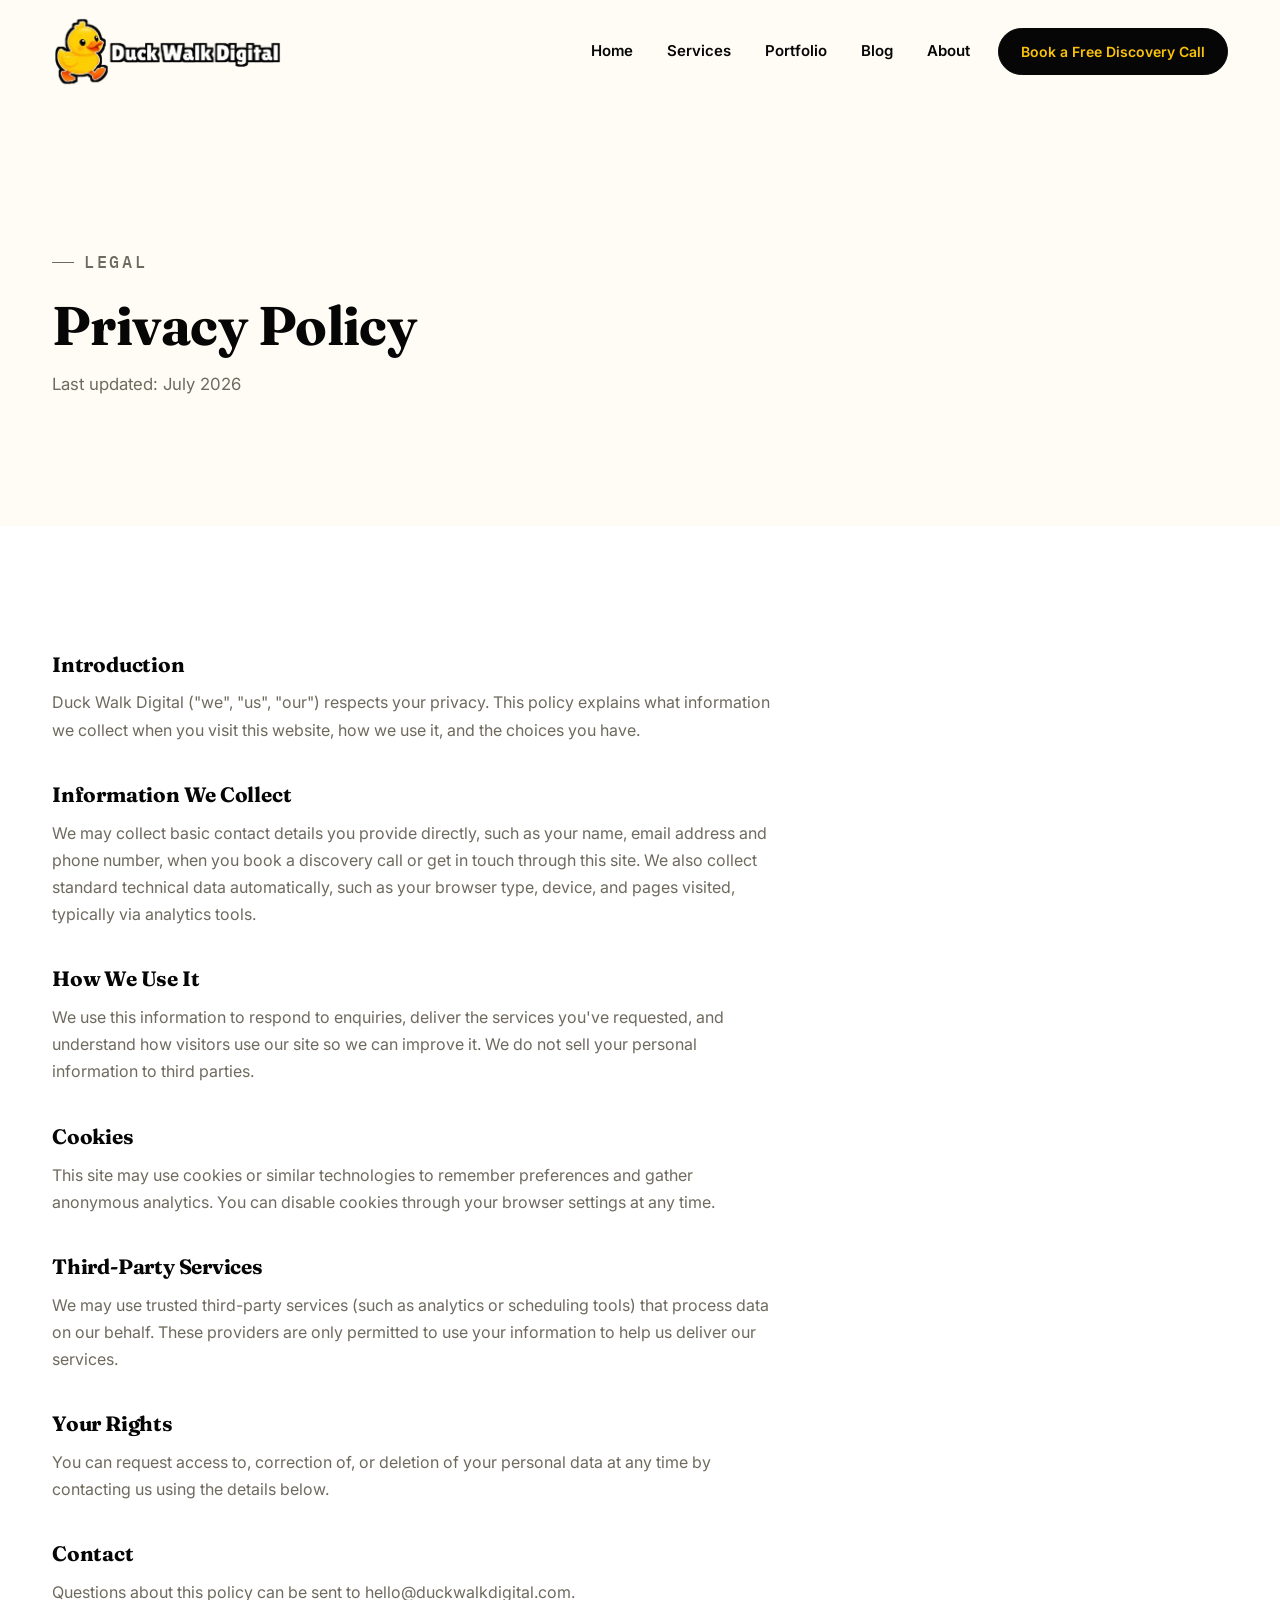
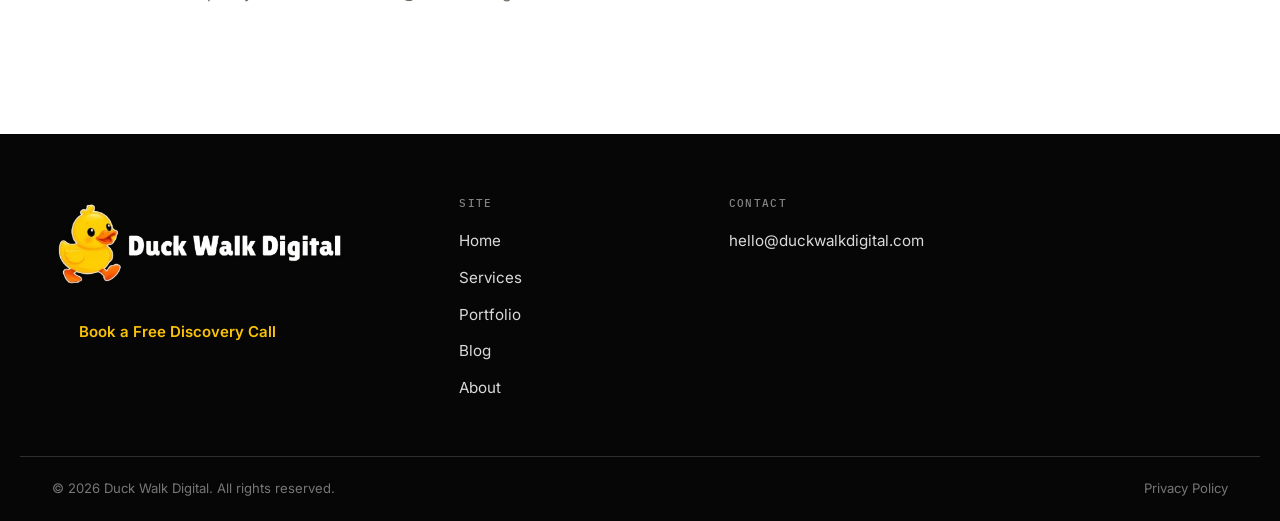
<file: privacy.html>
<!doctype html>
<html lang="en">
<head>
<meta charset="UTF-8" />
<meta name="viewport" content="width=device-width, initial-scale=1.0" />
<title>Privacy Policy — Duck Walk Digital</title>
<meta name="description" content="Read Duck Walk Digital's privacy policy to learn what personal data we collect through this website, how it's used and stored, and your rights as a visitor." />
<link rel="preconnect" href="https://fonts.googleapis.com" />
<link rel="preconnect" href="https://fonts.gstatic.com" crossorigin />
<link href="https://fonts.googleapis.com/css2?family=Fraunces:wght@600;700&family=Inter:wght@400;500;600;700&family=IBM+Plex+Mono:wght@500&display=swap" rel="stylesheet" />
<link rel="icon" href="images/favicon.ico" sizes="any" />
<link rel="icon" href="images/favicon-32.png" type="image/png" sizes="32x32" />
<link rel="apple-touch-icon" href="images/apple-touch-icon.png" />
<link rel="stylesheet" href="css/style.css" />
</head>
<body>

<header class="site-header" id="siteHeader">
  <div class="header-inner">
    <a href="index.html" class="logo">
      <img class="logo-img" src="images/logo.png" alt="Duck Walk Digital" />
    </a>

    <nav class="main-nav" id="mainNav">
      <a href="index.html" class="nav-link">Home</a>
      <a href="index.html#services" class="nav-link">Services</a>
      <a href="portfolio.html" class="nav-link">Portfolio</a>
      <a href="blog.html" class="nav-link">Blog</a>
      <a href="about.html" class="nav-link">About</a>
    </nav>

    <a href="index.html#contact" class="btn btn-primary header-cta">Book a Free Discovery Call</a>

    <button class="nav-toggle" id="navToggle" aria-label="Toggle menu" aria-expanded="false">
      <span></span><span></span><span></span>
    </button>
  </div>
</header>

<main>
  <section class="page-title-band" data-header="light">
    <div class="container">
      <p class="eyebrow reveal">Legal</p>
      <h1 class="reveal">Privacy Policy</h1>
      <p class="reveal">Last updated: July 2026</p>
    </div>
  </section>

  <section class="section" data-header="light">
    <div class="container">
      <div class="legal-content reveal">
        <h2>Introduction</h2>
        <p>Duck Walk Digital ("we", "us", "our") respects your privacy. This policy explains what information we collect when you visit this website, how we use it, and the choices you have.</p>

        <h2>Information We Collect</h2>
        <p>We may collect basic contact details you provide directly, such as your name, email address and phone number, when you book a discovery call or get in touch through this site. We also collect standard technical data automatically, such as your browser type, device, and pages visited, typically via analytics tools.</p>

        <h2>How We Use It</h2>
        <p>We use this information to respond to enquiries, deliver the services you've requested, and understand how visitors use our site so we can improve it. We do not sell your personal information to third parties.</p>

        <h2>Cookies</h2>
        <p>This site may use cookies or similar technologies to remember preferences and gather anonymous analytics. You can disable cookies through your browser settings at any time.</p>

        <h2>Third-Party Services</h2>
        <p>We may use trusted third-party services (such as analytics or scheduling tools) that process data on our behalf. These providers are only permitted to use your information to help us deliver our services.</p>

        <h2>Your Rights</h2>
        <p>You can request access to, correction of, or deletion of your personal data at any time by contacting us using the details below.</p>

        <h2>Contact</h2>
        <p>Questions about this policy can be sent to <a href="mailto:hello@duckwalkdigital.com">hello@duckwalkdigital.com</a>.</p>
      </div>
    </div>
  </section>
</main>

<footer class="site-footer" id="contact" data-header="dark">
  <div class="container footer-grid">
    <div class="footer-brand">
      <div class="footer-logo">
        <img class="logo-img logo-img--footer" src="images/logo.png" alt="Duck Walk Digital" />
      </div>
      <a href="index.html#contact" class="btn btn-primary">Book a Free Discovery Call</a>
    </div>

    <div class="footer-col">
      <h4>Site</h4>
      <ul>
        <li><a href="index.html">Home</a></li>
        <li><a href="index.html#services">Services</a></li>
        <li><a href="portfolio.html">Portfolio</a></li>
        <li><a href="blog.html">Blog</a></li>
        <li><a href="about.html">About</a></li>
      </ul>
    </div>

    <div class="footer-col">
      <h4>Contact</h4>
      <ul>
        <li><a href="mailto:hello@duckwalkdigital.com">hello@duckwalkdigital.com</a></li>
      </ul>
    </div>
  </div>

  <div class="container footer-bottom">
    <span>© 2026 Duck Walk Digital. All rights reserved.</span>
    <a href="privacy.html">Privacy Policy</a>
  </div>
</footer>

<script src="js/main.js"></script>
</body>
</html>
</file>
<file: css/style.css>
/* ============================================================
   Duck Walk Digital — MVP stylesheet
   Tokens
   ============================================================ */
:root {
  --ink: #060606;
  --sunbeam: #fbc308;
  --blaze: #e24504;
  --paper: #ffffff;
  --cream: #fffcf5;
  --stone: #6e6a5e;
  --line: rgba(6, 6, 6, 0.1);
  --line-on-dark: rgba(255, 255, 255, 0.16);

  --font-display: "Fraunces", Georgia, serif;
  --font-body: "Inter", "Helvetica Neue", Arial, sans-serif;
  --font-mono: "IBM Plex Mono", "Courier New", monospace;

  --header-h: 104px;
  --container: 1240px;
  --ease: cubic-bezier(0.22, 1, 0.36, 1);
}

/* ============================================================
   Reset
   ============================================================ */
*,
*::before,
*::after {
  box-sizing: border-box;
}

html {
  scroll-behavior: smooth;
  scroll-padding-top: calc(var(--header-h) + 12px);
}

body {
  margin: 0;
  background: var(--cream);
  color: var(--ink);
  font-family: var(--font-body);
  font-size: 16px;
  line-height: 1.5;
  -webkit-font-smoothing: antialiased;
}

img,
svg {
  display: block;
  max-width: 100%;
}

a {
  color: inherit;
  text-decoration: none;
}

ul {
  margin: 0;
  padding: 0;
  list-style: none;
}

h1,
h2,
h3,
h4 {
  font-family: var(--font-display);
  font-weight: 700;
  line-height: 1.05;
  margin: 0;
  letter-spacing: -0.01em;
}

p {
  margin: 0;
}

button {
  font: inherit;
  cursor: pointer;
}

.container {
  width: 100%;
  max-width: var(--container);
  margin-inline: auto;
  padding-inline: 32px;
}

@media (prefers-reduced-motion: reduce) {
  html {
    scroll-behavior: auto;
  }
  *,
  *::before,
  *::after {
    animation-duration: 0.001ms !important;
    animation-iteration-count: 1 !important;
    transition-duration: 0.001ms !important;
    scroll-behavior: auto !important;
  }
}

/* ============================================================
   Buttons
   ============================================================ */
.btn {
  display: inline-flex;
  align-items: center;
  gap: 10px;
  font-family: var(--font-body);
  font-weight: 600;
  font-size: 15px;
  padding: 14px 26px;
  border-radius: 100px;
  border: 1.5px solid transparent;
  white-space: nowrap;
  transition: background-color 0.25s var(--ease), color 0.25s var(--ease),
    border-color 0.25s var(--ease), transform 0.2s var(--ease);
}

.btn:hover {
  transform: translateY(-2px);
}

.btn-primary {
  background: var(--ink);
  color: var(--sunbeam);
  border-color: var(--ink);
}

.btn-primary:hover {
  background: var(--blaze);
  border-color: var(--blaze);
  color: var(--paper);
}

.btn-inverse {
  background: var(--ink);
  color: var(--paper);
  border-color: var(--ink);
}

.btn-inverse:hover {
  background: var(--paper);
  color: var(--ink);
}

.btn-ghost {
  background: transparent;
  color: var(--ink);
  border-color: currentColor;
}

.btn-ghost:hover {
  background: var(--ink);
  color: var(--sunbeam);
}

/* ============================================================
   Header
   ============================================================ */
.site-header {
  position: sticky;
  top: 0;
  z-index: 100;
  height: var(--header-h);
  background: transparent;
  border-bottom: 1px solid transparent;
  transition: background-color 0.35s var(--ease), border-color 0.35s var(--ease);
}

.site-header.header--inverted {
  background: var(--ink);
  border-bottom-color: var(--line-on-dark);
}

.header-inner {
  height: 100%;
  max-width: var(--container);
  margin-inline: auto;
  padding-inline: 32px;
  display: flex;
  align-items: center;
  gap: 28px;
}

.logo {
  display: flex;
  align-items: center;
  margin-right: auto;
}

.logo-img {
  display: block;
  height: 72px;
  width: auto;
  object-fit: contain;
}

.footer-logo {
  display: inline-flex;
  align-items: center;
}

.logo-img--footer {
  height: 92px;
}

.main-nav {
  display: flex;
  align-items: center;
  gap: 34px;
}

.nav-link {
  position: relative;
  font-weight: 600;
  font-size: 15px;
  color: var(--ink);
  padding: 6px 0;
  transition: color 0.35s var(--ease);
}

.header--inverted .nav-link {
  color: var(--paper);
}

.nav-link::after {
  content: "";
  position: absolute;
  left: 0;
  right: 100%;
  bottom: 0;
  height: 2px;
  background: currentColor;
  transition: right 0.25s var(--ease);
}

.nav-link:hover::after,
.nav-link.active::after {
  right: 0;
}

.header-cta {
  flex-shrink: 0;
  padding: 12px 22px;
  font-size: 14px;
}

.header--inverted .header-cta.btn-primary {
  background: var(--sunbeam);
  color: var(--ink);
  border-color: var(--sunbeam);
}

.header--inverted .header-cta.btn-primary:hover {
  background: var(--blaze);
  color: var(--paper);
  border-color: var(--blaze);
}

.nav-toggle {
  display: none;
  flex-direction: column;
  justify-content: center;
  gap: 5px;
  width: 34px;
  height: 34px;
  background: none;
  border: none;
  padding: 0;
  flex-shrink: 0;
}

.nav-toggle span {
  display: block;
  width: 100%;
  height: 2px;
  background: var(--ink);
  border-radius: 2px;
  transition: transform 0.3s var(--ease), opacity 0.3s var(--ease),
    background-color 0.35s var(--ease);
}

.header--inverted .nav-toggle span {
  background: var(--paper);
}

.nav-open .nav-toggle span:nth-child(1) {
  transform: translateY(7px) rotate(45deg);
}
.nav-open .nav-toggle span:nth-child(2) {
  opacity: 0;
}
.nav-open .nav-toggle span:nth-child(3) {
  transform: translateY(-7px) rotate(-45deg);
}

/* ============================================================
   Hero
   ============================================================ */
.hero {
  position: relative;
  background: var(--cream);
  margin-top: calc(-1 * var(--header-h));
  min-height: 100vh;
  min-height: 100dvh;
  display: flex;
  align-items: center;
  padding-top: calc(var(--header-h) + clamp(25px, 3vw, 45px));
  padding-bottom: clamp(25px, 3vw, 45px);
  overflow: hidden;
}

.hero-tracks {
  position: absolute;
  inset: 0;
  z-index: 0;
  pointer-events: none;
}

.hero-track-print {
  position: absolute;
  width: 22px;
  height: 20px;
  fill: var(--ink);
  opacity: 0;
  animation: track-walk 7s ease-in-out infinite;
}

@keyframes track-walk {
  0%,
  86%,
  100% {
    opacity: 0;
  }
  18%,
  68% {
    opacity: 0.16;
  }
}

.hero-inner {
  position: relative;
  z-index: 1;
  width: 100%;
  max-width: var(--container);
  margin-inline: auto;
  padding-inline: 32px;
  display: grid;
  grid-template-columns: minmax(0, 7fr) minmax(0, 5fr);
  gap: 40px;
  align-items: center;
}

.eyebrow {
  display: inline-flex;
  align-items: center;
  gap: 10px;
  font-family: var(--font-mono);
  font-size: 12px;
  font-weight: 500;
  letter-spacing: 0.16em;
  text-transform: uppercase;
  color: var(--blaze);
  margin-bottom: 22px;
}

.eyebrow::before {
  content: "";
  width: 22px;
  height: 1.5px;
  background: currentColor;
}

.eyebrow--light {
  color: rgba(255, 255, 255, 0.85);
}

.hero-headline {
  font-size: clamp(2.1rem, 4.3vw, 3.5rem);
  color: var(--ink);
  max-width: 15ch;
}

.hero-headline .accent {
  color: var(--blaze);
}

.hero-subline {
  font-family: var(--font-body);
  font-weight: 500;
  font-size: clamp(1.05rem, 1.6vw, 1.3rem);
  color: var(--ink);
  max-width: 42ch;
  margin-top: 22px;
  line-height: 1.45;
}

.hero-actions {
  margin-top: 38px;
  display: flex;
  align-items: center;
  gap: 18px;
  flex-wrap: wrap;
}

.hero-note {
  font-family: var(--font-mono);
  font-size: 12px;
  letter-spacing: 0.04em;
  color: var(--stone);
}

/* ---- Hero showcase: browser-window mockup that auto-scrolls through
   placeholder site screenshots. Cycling is driven by js/main.js; this
   block is purely presentational (positioning, chrome, transitions). ---- */
.showcase {
  position: relative;
  width: 100%;
  max-width: 480px;
  margin-inline: auto;
}

.showcase-glow {
  position: absolute;
  inset: -18%;
  z-index: 0;
  background: radial-gradient(
    circle at 50% 35%,
    rgba(251, 195, 8, 0.45),
    rgba(226, 69, 4, 0.2) 45%,
    transparent 72%
  );
  filter: blur(46px);
  pointer-events: none;
}

.showcase-window {
  position: relative;
  z-index: 1;
  background: var(--paper);
  border-radius: 16px;
  overflow: hidden;
  box-shadow: 0 30px 60px -24px rgba(6, 6, 6, 0.4), 0 12px 24px -12px rgba(6, 6, 6, 0.18);
  animation: showcase-float 6s var(--ease) infinite;
}

@keyframes showcase-float {
  0%,
  100% {
    transform: translateY(0);
  }
  50% {
    transform: translateY(-10px);
  }
}

.showcase-toolbar {
  display: flex;
  align-items: center;
  gap: 7px;
  padding: 13px 16px;
  background: #f4f4f4;
  border-bottom: 1px solid var(--line);
}

.showcase-dot {
  width: 10px;
  height: 10px;
  border-radius: 50%;
}

.showcase-dot--red {
  background: #e5534b;
}

.showcase-dot--yellow {
  background: #e2b93b;
}

.showcase-dot--green {
  background: #57ab5a;
}

.showcase-viewport {
  position: relative;
  aspect-ratio: 16 / 10;
  overflow: hidden;
  background: var(--cream);
}

.showcase-slide {
  position: absolute;
  inset: 0;
  opacity: 0;
  transform: scale(0.97);
  transition: opacity 0.7s var(--ease), transform 0.7s var(--ease);
}

.showcase-slide.is-active {
  opacity: 1;
  transform: scale(1);
  z-index: 1;
}

.showcase-shot {
  position: absolute;
  top: 0;
  left: 0;
  width: 100%;
  height: auto;
  display: block;
}

/* ============================================================
   Color bands (yellow/amber content sections)
   ============================================================ */
.band {
  position: relative;
  background: var(--sunbeam);
  color: var(--ink);
  padding-block: clamp(72px, 10vw, 120px);
}

.band-content {
  max-width: 780px;
}

.band-content.center {
  max-width: 640px;
  margin-inline: auto;
  text-align: center;
}

.band-heading {
  font-size: clamp(1.7rem, 3.4vw, 2.6rem);
  color: var(--ink);
}

.band-tag {
  display: inline-block;
  font-family: var(--font-mono);
  font-size: 11px;
  letter-spacing: 0.1em;
  text-transform: uppercase;
  color: rgba(6, 6, 6, 0.65);
  border: 1px solid rgba(6, 6, 6, 0.3);
  border-radius: 100px;
  padding: 5px 14px;
  margin-bottom: 20px;
}

.band-lede {
  margin-top: 18px;
  font-size: 1.05rem;
  color: rgba(6, 6, 6, 0.75);
  max-width: 56ch;
}

.band--cta .band-lede {
  margin-inline: auto;
}

.band--cta .btn {
  margin-top: 32px;
}

/* ---- Our Story: founder photo + copy ----
   Sized to fit within one browser screen with room to spare, per user
   request — height-driven image (vh-based) rather than aspect-ratio, and
   tighter section padding than the other bands. ---- */
.band--story {
  padding-block: clamp(40px, 5vw, 64px);
}

.story-grid {
  display: grid;
  grid-template-columns: minmax(0, 5fr) minmax(0, 7fr);
  gap: 52px;
  align-items: start;
}

.story-media {
  position: relative;
}

.story-media img {
  width: 100%;
  height: clamp(340px, 60vh, 560px);
  object-fit: cover;
  object-position: center 30%;
  border-radius: 20px;
  box-shadow: 0 30px 55px -24px rgba(6, 6, 6, 0.4);
}

/* A couple of simple angular paper shapes, tucked in the corners */
.story-shard {
  position: absolute;
  background: var(--paper);
  pointer-events: none;
}

.story-shard--1 {
  top: 5%;
  right: 7%;
  width: 70px;
  height: 60px;
  clip-path: polygon(0% 35%, 55% 0%, 100% 15%, 70% 100%);
}

.story-shard--2 {
  bottom: 7%;
  right: 24%;
  width: 46px;
  height: 40px;
  opacity: 0.75;
  clip-path: polygon(15% 0%, 100% 20%, 65% 100%, 0% 60%);
}

.story-copy {
  padding-top: 12px;
}

.story-copy .band-heading {
  margin-bottom: 20px;
}

#story .story-copy .band-heading {
  font-size: clamp(2rem, 3.8vw, 2.9rem);
}

.story-copy p {
  margin-top: 16px;
  color: rgba(6, 6, 6, 0.82);
  font-size: 1.02rem;
  line-height: 1.7;
}

#story .story-copy p {
  font-size: clamp(1.1rem, 1.6vw, 1.28rem);
  line-height: 1.75;
}

/* About page reuses the story-grid pattern but scrolls freely (no
   one-screen constraint), so the photo uses a normal aspect-ratio
   instead of the viewport-height clamp. */
.about-grid .story-media img {
  height: auto;
  aspect-ratio: 4 / 5;
  position: sticky;
  top: calc(var(--header-h) + 24px);
}

.story-copy p:first-of-type {
  margin-top: 0;
}

/* ============================================================
   Light section / services
   ============================================================ */
.section {
  background: var(--paper);
  padding-block: clamp(80px, 10vw, 128px);
}

/* ---- Portfolio work grid ---- */
.work-grid {
  display: grid;
  grid-template-columns: repeat(3, minmax(0, 1fr));
  gap: 24px;
}

.work-card {
  position: relative;
  display: block;
  border-radius: 14px;
  overflow: hidden;
  aspect-ratio: 4 / 3;
  background: var(--ink);
  box-shadow: 0 20px 40px -24px rgba(6, 6, 6, 0.35);
  transition: transform 0.25s var(--ease);
}

.work-card:hover {
  transform: translateY(-4px);
}

.work-card img {
  width: 100%;
  height: 100%;
  object-fit: cover;
  object-position: top;
}

.work-card::after {
  content: "";
  position: absolute;
  inset: 0;
  background: linear-gradient(180deg, transparent 45%, rgba(6, 6, 6, 0.85) 100%);
}

.work-caption {
  position: absolute;
  left: 0;
  right: 0;
  bottom: 0;
  z-index: 1;
  padding: 20px;
}

.work-caption h3 {
  color: var(--paper);
  font-size: 1.1rem;
}

.work-caption span {
  display: block;
  margin-top: 4px;
  font-size: 0.85rem;
  color: rgba(255, 255, 255, 0.75);
}

@media (max-width: 860px) {
  .work-grid {
    grid-template-columns: 1fr;
  }
}

.section-head {
  max-width: 620px;
  margin-bottom: 56px;
}

.section-title {
  font-size: clamp(1.9rem, 3.6vw, 2.7rem);
}

.section-lede {
  margin-top: 18px;
  font-size: 1.05rem;
  color: var(--stone);
  max-width: 52ch;
}

.service-grid {
  display: grid;
  grid-template-columns: repeat(2, minmax(0, 1fr));
  gap: 1px;
  background: var(--line);
  border: 1px solid var(--line);
}

.service-card {
  background: var(--paper);
  padding: 40px;
  transition: background-color 0.3s var(--ease);
}

.service-card:hover {
  background: var(--cream);
}

.service-icons {
  display: flex;
  align-items: center;
  gap: 10px;
  margin-bottom: 20px;
}

.service-icon {
  width: 26px;
  height: 26px;
  color: var(--blaze);
}

.service-card h3 {
  font-size: 1.25rem;
  margin-bottom: 10px;
}

.service-card p {
  color: var(--stone);
  font-size: 0.98rem;
  max-width: 40ch;
}

/* ---- Our Process: staggered roadmap cards, sized to fit one screen ---- */
#process {
  padding-block: clamp(48px, 6vw, 80px);
  position: relative;
  background-color: var(--sunbeam);
  background-image: linear-gradient(rgba(255, 255, 255, 0.4) 1px, transparent 1px),
    linear-gradient(90deg, rgba(255, 255, 255, 0.4) 1px, transparent 1px),
    linear-gradient(rgba(255, 255, 255, 0.65) 1px, transparent 1px),
    linear-gradient(90deg, rgba(255, 255, 255, 0.65) 1px, transparent 1px);
  background-size: 24px 24px, 24px 24px, 120px 120px, 120px 120px;
}

#process .eyebrow {
  color: var(--ink);
}

#process .section-head {
  margin-bottom: 24px;
}

.process-board {
  position: relative;
  display: flex;
  align-items: flex-start;
  justify-content: space-between;
  gap: 22px;
  margin-top: 68px;
  padding-bottom: 24px;
}

.process-board::before {
  content: "";
  position: absolute;
  left: 1%;
  right: 1%;
  top: 152px;
  border-top: 2px dashed rgba(6, 6, 6, 0.3);
  z-index: 0;
}

.process-card {
  position: relative;
  z-index: 1;
  flex: 1;
  min-width: 0;
  background: var(--paper);
  border: 1px solid var(--line);
  border-radius: 18px;
  padding: 20px 18px;
  box-shadow: 0 16px 30px -22px rgba(6, 6, 6, 0.3);
  transition: box-shadow 0.25s var(--ease);
}

/* Staggered rhythm uses margin, not transform — .reveal.in-view resets
   transform on scroll-in, which would otherwise fight a transform-based
   offset here. */
.process-card:nth-child(even) {
  margin-top: 68px;
}

.process-card:hover {
  box-shadow: 0 20px 34px -20px rgba(6, 6, 6, 0.32);
}

.process-num {
  display: inline-flex;
  align-items: center;
  justify-content: center;
  width: 30px;
  height: 30px;
  border-radius: 50%;
  background: var(--cream);
  font-family: var(--font-mono);
  font-size: 13px;
  font-weight: 500;
  color: var(--blaze);
}

.process-card h3 {
  margin-top: 14px;
  font-size: 1.05rem;
}

.process-card p {
  margin-top: 8px;
  color: var(--stone);
  font-size: 0.85rem;
  line-height: 1.5;
}

/* ============================================================
   Footer
   ============================================================ */
.site-footer {
  background: var(--ink);
  color: var(--paper);
  padding-top: 8px;
}

.footer-grid {
  display: grid;
  grid-template-columns: minmax(0, 1.6fr) repeat(3, minmax(0, 1fr));
  gap: 40px;
  padding-block: 56px;
  border-bottom: 1px solid var(--line-on-dark);
}

.footer-brand {
  display: flex;
  flex-direction: column;
  gap: 16px;
}

.footer-logo {
  display: flex;
  align-items: center;
  gap: 10px;
}

.footer-logo .logo-mark {
  fill: var(--sunbeam);
}

.footer-logo .wordmark {
  color: var(--paper);
}

.footer-logo .wordmark span {
  color: rgba(255, 255, 255, 0.55);
}

.footer-blurb {
  color: rgba(255, 255, 255, 0.62);
  font-size: 0.95rem;
  max-width: 32ch;
}

.footer-col h4 {
  font-family: var(--font-mono);
  font-size: 11px;
  letter-spacing: 0.12em;
  text-transform: uppercase;
  font-weight: 500;
  color: rgba(255, 255, 255, 0.5);
  margin-bottom: 18px;
}

.footer-col ul {
  display: flex;
  flex-direction: column;
  gap: 12px;
}

.footer-col a {
  font-size: 0.95rem;
  color: rgba(255, 255, 255, 0.85);
  transition: color 0.2s var(--ease);
}

.footer-col a:hover {
  color: var(--sunbeam);
}

.footer-bottom {
  display: flex;
  align-items: center;
  justify-content: space-between;
  flex-wrap: wrap;
  gap: 12px;
  padding-block: 22px;
  font-size: 0.82rem;
  color: rgba(255, 255, 255, 0.45);
}

.footer-bottom a:hover {
  color: var(--sunbeam);
}

/* ============================================================
   Page title band (sub-pages)
   ============================================================ */
.page-title-band {
  background: var(--cream);
  padding-block: clamp(72px, 11vw, 128px);
}

.page-title-band h1 {
  font-size: clamp(2.2rem, 5vw, 3.4rem);
}

.page-title-band p {
  margin-top: 18px;
  color: var(--stone);
  font-size: 1.05rem;
  max-width: 52ch;
}

.badge {
  display: inline-flex;
  align-items: center;
  gap: 8px;
  font-family: var(--font-mono);
  font-size: 12px;
  font-weight: 500;
  letter-spacing: 0.06em;
  text-transform: uppercase;
  color: var(--blaze);
  background: rgba(226, 69, 4, 0.1);
  border: 1px solid rgba(226, 69, 4, 0.3);
  border-radius: 100px;
  padding: 6px 14px;
  margin-bottom: 18px;
}

.badge-dot {
  width: 7px;
  height: 7px;
  border-radius: 50%;
  background: var(--blaze);
  flex-shrink: 0;
}

.legal-content {
  max-width: 720px;
}

.legal-content h2 {
  font-size: 1.3rem;
  margin-top: 40px;
}

.legal-content h2:first-child {
  margin-top: 0;
}

.legal-content p {
  margin-top: 14px;
  color: var(--stone);
  line-height: 1.7;
}

.coming-soon {
  border: 1.5px dashed var(--line);
  border-radius: 18px;
  padding: clamp(48px, 8vw, 90px) 32px;
  text-align: center;
  margin-top: 8px;
}

.coming-soon h2 {
  font-size: clamp(1.4rem, 2.6vw, 1.9rem);
}

.coming-soon p {
  margin-top: 14px;
  color: var(--stone);
  max-width: 46ch;
  margin-inline: auto;
}

.coming-soon .btn {
  margin-top: 28px;
}

/* ============================================================
   Reveal-on-scroll
   ============================================================ */
.reveal {
  opacity: 0;
  transform: translateY(18px);
  transition: opacity 0.7s var(--ease), transform 0.7s var(--ease);
}

.reveal.in-view {
  opacity: 1;
  transform: translateY(0);
}

/* ============================================================
   Focus states
   ============================================================ */
a:focus-visible,
button:focus-visible {
  outline: 2px solid var(--blaze);
  outline-offset: 3px;
  border-radius: 4px;
}

/* ============================================================
   Responsive
   ============================================================ */
@media (max-width: 980px) {
  .hero-inner {
    grid-template-columns: 1fr;
    min-height: auto;
  }
  .showcase {
    max-width: 360px;
    margin-top: 36px;
  }
  .service-grid {
    grid-template-columns: 1fr;
  }
  .story-grid {
    grid-template-columns: 1fr;
    gap: 32px;
  }
  .story-media img {
    height: clamp(260px, 42vh, 380px);
    object-position: center 25%;
  }
  .about-grid .story-media img {
    height: clamp(260px, 42vh, 380px);
    aspect-ratio: auto;
    position: static;
  }
  .process-board {
    flex-direction: column;
    gap: 16px;
    margin-top: 32px;
  }
  .process-board::before {
    left: 24px;
    right: auto;
    top: 0;
    bottom: 0;
    width: 0;
    height: auto;
    border-top: none;
    border-left: 2px dashed rgba(6, 6, 6, 0.3);
  }
  .process-card,
  .process-card:nth-child(even) {
    transform: none;
    margin-top: 0;
    margin-left: 48px;
  }
  .process-card:hover,
  .process-card:nth-child(even):hover {
    transform: translateY(-3px);
  }
  .footer-grid {
    grid-template-columns: repeat(2, minmax(0, 1fr));
  }
}

@media (max-width: 860px) {
  :root {
    --header-h: 84px;
  }

  .logo-img {
    height: 52px;
  }

  .main-nav {
    position: fixed;
    inset: 84px 0 0 0;
    background: var(--ink);
    flex-direction: column;
    justify-content: center;
    gap: 8px;
    transform: translateX(100%);
    transition: transform 0.4s var(--ease);
  }

  .nav-open .main-nav {
    transform: translateX(0);
  }

  .main-nav .nav-link {
    color: var(--paper);
    font-size: 1.6rem;
    font-family: var(--font-display);
    padding: 12px 0;
  }

  .main-nav .nav-link::after {
    display: none;
  }

  .header-cta {
    display: none;
  }

  .nav-open .header-cta {
    display: none;
  }

  .nav-toggle {
    display: flex;
  }

  .header-inner {
    padding-inline: 20px;
  }

  .hero-inner,
  .container {
    padding-inline: 20px;
  }
}

@media (max-width: 560px) {
  .footer-grid {
    grid-template-columns: 1fr;
  }
}
</file>
<file: example-construction/css/style.css>
/* ============================================================
   Example Construction — mockup stylesheet
   Tokens
   ============================================================ */
:root {
  --moss: #5f725d;
  --forest: #2e4b36;
  --char: #353a31;
  --taupe: #4f473b;
  --near-black: #312e28;
  --paper: #ffffff;
  --cream: #f7f5f0;
  --stone: #7d7a6f;
  --line: rgba(49, 46, 40, 0.12);
  --line-on-dark: rgba(255, 255, 255, 0.16);

  --font-display: "Zilla Slab", Georgia, serif;
  --font-body: "Karla", "Helvetica Neue", Arial, sans-serif;

  --header-h: 88px;
  --container: 1240px;
  --ease: cubic-bezier(0.22, 1, 0.36, 1);
}

/* ============================================================
   Reset
   ============================================================ */
*,
*::before,
*::after {
  box-sizing: border-box;
}

html {
  scroll-behavior: smooth;
  scroll-padding-top: calc(var(--header-h) + 12px);
}

body {
  margin: 0;
  background: var(--paper);
  color: var(--near-black);
  font-family: var(--font-body);
  font-size: 16px;
  line-height: 1.55;
  -webkit-font-smoothing: antialiased;
}

img,
svg {
  display: block;
  max-width: 100%;
}

a {
  color: inherit;
  text-decoration: none;
}

ul {
  margin: 0;
  padding: 0;
  list-style: none;
}

h1,
h2,
h3,
h4 {
  font-family: var(--font-display);
  font-weight: 600;
  line-height: 1.1;
  margin: 0;
}

p {
  margin: 0;
}

button {
  font: inherit;
  cursor: pointer;
}

.container {
  width: 100%;
  max-width: var(--container);
  margin-inline: auto;
  padding-inline: 32px;
}

@media (prefers-reduced-motion: reduce) {
  html {
    scroll-behavior: auto;
  }
  *,
  *::before,
  *::after {
    animation-duration: 0.001ms !important;
    animation-iteration-count: 1 !important;
    transition-duration: 0.001ms !important;
    scroll-behavior: auto !important;
  }
}

/* ============================================================
   Buttons
   ============================================================ */
.btn {
  display: inline-flex;
  align-items: center;
  gap: 10px;
  font-family: var(--font-body);
  font-weight: 700;
  font-size: 15px;
  padding: 14px 28px;
  border-radius: 4px;
  border: 1.5px solid transparent;
  white-space: nowrap;
  transition: background-color 0.25s var(--ease), color 0.25s var(--ease),
    border-color 0.25s var(--ease), transform 0.2s var(--ease);
}

.btn:hover {
  transform: translateY(-2px);
}

.btn-primary {
  background: var(--paper);
  color: var(--forest);
  border-color: var(--paper);
}

.btn-primary:hover {
  background: var(--cream);
}

.btn-outline {
  background: transparent;
  color: var(--paper);
  border-color: rgba(255, 255, 255, 0.6);
}

.btn-outline:hover {
  background: rgba(255, 255, 255, 0.12);
  border-color: var(--paper);
}

.btn-dark {
  background: var(--forest);
  color: var(--paper);
  border-color: var(--forest);
}

.btn-dark:hover {
  background: var(--near-black);
  border-color: var(--near-black);
}

/* ============================================================
   Header
   ============================================================ */
.site-header {
  position: sticky;
  top: 0;
  z-index: 100;
  height: var(--header-h);
  background: var(--forest);
  border-bottom: 1px solid var(--line-on-dark);
}

.header-inner {
  height: 100%;
  max-width: var(--container);
  margin-inline: auto;
  padding-inline: 32px;
  display: flex;
  align-items: center;
  gap: 32px;
}

.logo {
  display: flex;
  align-items: center;
  gap: 10px;
  margin-right: auto;
}

.logo-mark {
  width: 26px;
  height: 26px;
  fill: var(--paper);
  flex-shrink: 0;
}

.logo-text {
  font-family: var(--font-display);
  font-weight: 600;
  font-size: 19px;
  letter-spacing: -0.01em;
  color: var(--paper);
  line-height: 1.1;
}

.main-nav {
  display: flex;
  align-items: center;
  gap: 34px;
}

.nav-link {
  position: relative;
  font-weight: 600;
  font-size: 15px;
  color: var(--paper);
  padding: 6px 0;
  opacity: 0.88;
  transition: opacity 0.25s var(--ease);
}

.nav-link:hover {
  opacity: 1;
}

.header-cta {
  flex-shrink: 0;
  padding: 12px 22px;
  font-size: 14px;
}

.nav-toggle {
  display: none;
  flex-direction: column;
  justify-content: center;
  gap: 5px;
  width: 34px;
  height: 34px;
  background: none;
  border: none;
  padding: 0;
  flex-shrink: 0;
}

.nav-toggle span {
  display: block;
  width: 100%;
  height: 2px;
  background: var(--paper);
  border-radius: 2px;
  transition: transform 0.3s var(--ease), opacity 0.3s var(--ease);
}

.nav-open .nav-toggle span:nth-child(1) {
  transform: translateY(7px) rotate(45deg);
}
.nav-open .nav-toggle span:nth-child(2) {
  opacity: 0;
}
.nav-open .nav-toggle span:nth-child(3) {
  transform: translateY(-7px) rotate(-45deg);
}

/* ============================================================
   Hero
   ============================================================ */
.hero {
  position: relative;
  min-height: calc(100vh - var(--header-h));
  min-height: calc(100dvh - var(--header-h));
  display: flex;
  align-items: center;
  overflow: hidden;
  background: var(--near-black);
}

.hero-media {
  position: absolute;
  inset: 0;
  z-index: 0;
}

.hero-media img {
  width: 100%;
  height: 100%;
  object-fit: cover;
}

.hero-media::after {
  content: "";
  position: absolute;
  inset: 0;
  background: linear-gradient(
    180deg,
    rgba(49, 46, 40, 0.55) 0%,
    rgba(49, 46, 40, 0.35) 40%,
    rgba(49, 46, 40, 0.75) 100%
  );
}

.hero-inner {
  position: relative;
  z-index: 1;
  max-width: var(--container);
  margin-inline: auto;
  padding-inline: 32px;
  width: 100%;
  padding-block: 64px;
}

.hero-copy {
  max-width: 640px;
}

.eyebrow {
  display: inline-flex;
  align-items: center;
  gap: 10px;
  font-family: var(--font-body);
  font-size: 13px;
  font-weight: 700;
  letter-spacing: 0.14em;
  text-transform: uppercase;
  color: var(--paper);
  opacity: 0.85;
  margin-bottom: 22px;
}

.eyebrow::before {
  content: "";
  width: 26px;
  height: 1.5px;
  background: currentColor;
}

.hero-headline {
  font-size: clamp(2.3rem, 4.6vw, 3.8rem);
  color: var(--paper);
  max-width: 14ch;
}

.hero-subline {
  font-family: var(--font-body);
  font-weight: 400;
  font-size: clamp(1.05rem, 1.5vw, 1.2rem);
  color: rgba(255, 255, 255, 0.88);
  max-width: 46ch;
  margin-top: 22px;
  line-height: 1.6;
}

.hero-actions {
  margin-top: 36px;
  display: flex;
  align-items: center;
  gap: 16px;
  flex-wrap: wrap;
}

/* ============================================================
   Section shells
   ============================================================ */
.section {
  padding-block: clamp(72px, 9vw, 120px);
}

.section--cream {
  background: var(--cream);
}

.section--dark {
  background: var(--forest);
  color: var(--paper);
}

.section-head {
  max-width: 620px;
  margin-bottom: 48px;
}

.section-title {
  font-size: clamp(1.9rem, 3.4vw, 2.6rem);
}

.section--dark .section-title,
.section--dark .eyebrow {
  color: var(--paper);
}

.section-lede {
  margin-top: 16px;
  font-size: 1.05rem;
  color: var(--stone);
  max-width: 60ch;
}

.section--dark .section-lede {
  color: rgba(255, 255, 255, 0.78);
}

/* ---- Our Story ---- */
.story-grid {
  display: grid;
  grid-template-columns: minmax(0, 1fr) minmax(0, 1fr);
  gap: 56px;
  align-items: start;
}

.story-copy p {
  margin-top: 16px;
  color: var(--taupe);
  font-size: 1.05rem;
  line-height: 1.7;
}

.story-copy p:first-child {
  margin-top: 0;
}

.stat-row {
  display: grid;
  grid-template-columns: repeat(3, minmax(0, 1fr));
  gap: 24px;
  margin-top: 8px;
}

.stat {
  border-top: 2px solid var(--moss);
  padding-top: 14px;
}

.stat-num {
  display: block;
  font-family: var(--font-display);
  font-size: clamp(1.6rem, 2.6vw, 2.1rem);
  color: var(--forest);
}

.stat-label {
  display: block;
  margin-top: 4px;
  font-size: 0.85rem;
  color: var(--stone);
}

/* ---- Our Work ---- */
.work-grid {
  display: grid;
  grid-template-columns: repeat(2, minmax(0, 1fr));
  gap: 28px;
}

.work-card {
  position: relative;
  border-radius: 6px;
  overflow: hidden;
  aspect-ratio: 4 / 3;
  background: var(--char);
}

.work-card img {
  width: 100%;
  height: 100%;
  object-fit: cover;
  transition: transform 0.6s var(--ease);
}

.work-card:hover img {
  transform: scale(1.06);
}

.work-card::after {
  content: "";
  position: absolute;
  inset: 0;
  background: linear-gradient(180deg, transparent 45%, rgba(49, 46, 40, 0.85) 100%);
}

.work-caption {
  position: absolute;
  left: 0;
  right: 0;
  bottom: 0;
  z-index: 1;
  padding: 22px;
}

.work-caption h3 {
  color: var(--paper);
  font-size: 1.15rem;
}

.work-caption span {
  display: block;
  margin-top: 4px;
  font-size: 0.85rem;
  color: rgba(255, 255, 255, 0.75);
}

/* ---- Reviews ---- */
.review-grid {
  display: grid;
  grid-template-columns: repeat(3, minmax(0, 1fr));
  gap: 28px;
}

.review-card {
  background: var(--paper);
  border-radius: 6px;
  padding: 32px;
  border: 1px solid var(--line);
}

.review-stars {
  color: var(--moss);
  font-size: 15px;
  letter-spacing: 2px;
}

.review-quote {
  margin-top: 16px;
  font-size: 1rem;
  color: var(--near-black);
  line-height: 1.65;
}

.review-name {
  display: block;
  margin-top: 20px;
  font-weight: 700;
  font-size: 0.95rem;
}

.review-loc {
  display: block;
  margin-top: 2px;
  font-size: 0.85rem;
  color: var(--stone);
}

/* ---- CTA band ---- */
.cta-band {
  background: var(--near-black);
  color: var(--paper);
  text-align: center;
  padding-block: clamp(64px, 8vw, 100px);
}

.cta-band h2 {
  font-size: clamp(1.8rem, 3.2vw, 2.4rem);
  color: var(--paper);
}

.cta-band p {
  margin-top: 16px;
  color: rgba(255, 255, 255, 0.78);
  max-width: 52ch;
  margin-inline: auto;
}

.cta-band .btn {
  margin-top: 30px;
}

/* ============================================================
   Footer
   ============================================================ */
.site-footer {
  background: var(--char);
  color: var(--paper);
}

.footer-grid {
  display: grid;
  grid-template-columns: minmax(0, 1.6fr) repeat(3, minmax(0, 1fr));
  gap: 40px;
  padding-block: 56px;
  border-bottom: 1px solid var(--line-on-dark);
}

.footer-brand {
  display: flex;
  flex-direction: column;
  gap: 16px;
}

.footer-logo {
  display: flex;
  align-items: center;
  gap: 10px;
}

.footer-logo .logo-mark {
  fill: var(--moss);
}

.footer-blurb {
  color: rgba(255, 255, 255, 0.62);
  font-size: 0.95rem;
  max-width: 32ch;
}

.footer-col h4 {
  font-family: var(--font-body);
  font-size: 11px;
  letter-spacing: 0.12em;
  text-transform: uppercase;
  font-weight: 700;
  color: rgba(255, 255, 255, 0.5);
  margin-bottom: 18px;
}

.footer-col ul {
  display: flex;
  flex-direction: column;
  gap: 12px;
}

.footer-col a {
  font-size: 0.95rem;
  color: rgba(255, 255, 255, 0.85);
  transition: color 0.2s var(--ease);
}

.footer-col a:hover {
  color: var(--moss);
}

.footer-bottom {
  display: flex;
  align-items: center;
  justify-content: space-between;
  flex-wrap: wrap;
  gap: 12px;
  padding-block: 22px;
  font-size: 0.82rem;
  color: rgba(255, 255, 255, 0.45);
}

/* ============================================================
   Reveal-on-scroll
   ============================================================ */
.reveal {
  opacity: 0;
  transform: translateY(18px);
  transition: opacity 0.7s var(--ease), transform 0.7s var(--ease);
}

.reveal.in-view {
  opacity: 1;
  transform: translateY(0);
}

/* ============================================================
   Focus states
   ============================================================ */
a:focus-visible,
button:focus-visible {
  outline: 2px solid var(--moss);
  outline-offset: 3px;
  border-radius: 4px;
}

/* ============================================================
   Responsive
   ============================================================ */
@media (max-width: 980px) {
  .story-grid {
    grid-template-columns: 1fr;
    gap: 36px;
  }
  .work-grid {
    grid-template-columns: 1fr;
  }
  .review-grid {
    grid-template-columns: 1fr;
  }
  .footer-grid {
    grid-template-columns: repeat(2, minmax(0, 1fr));
  }
}

@media (max-width: 860px) {
  :root {
    --header-h: 72px;
  }

  .main-nav {
    position: fixed;
    inset: 72px 0 0 0;
    background: var(--forest);
    flex-direction: column;
    justify-content: center;
    gap: 8px;
    transform: translateX(100%);
    transition: transform 0.4s var(--ease);
  }

  .nav-open .main-nav {
    transform: translateX(0);
  }

  .main-nav .nav-link {
    font-size: 1.6rem;
    font-family: var(--font-display);
    padding: 12px 0;
    opacity: 1;
  }

  .header-cta {
    display: none;
  }

  .nav-toggle {
    display: flex;
  }

  .header-inner {
    padding-inline: 20px;
  }

  .hero-inner,
  .container {
    padding-inline: 20px;
  }

  .stat-row {
    grid-template-columns: repeat(3, minmax(0, 1fr));
    gap: 14px;
  }
}

@media (max-width: 560px) {
  .footer-grid {
    grid-template-columns: 1fr;
  }
}
</file>
